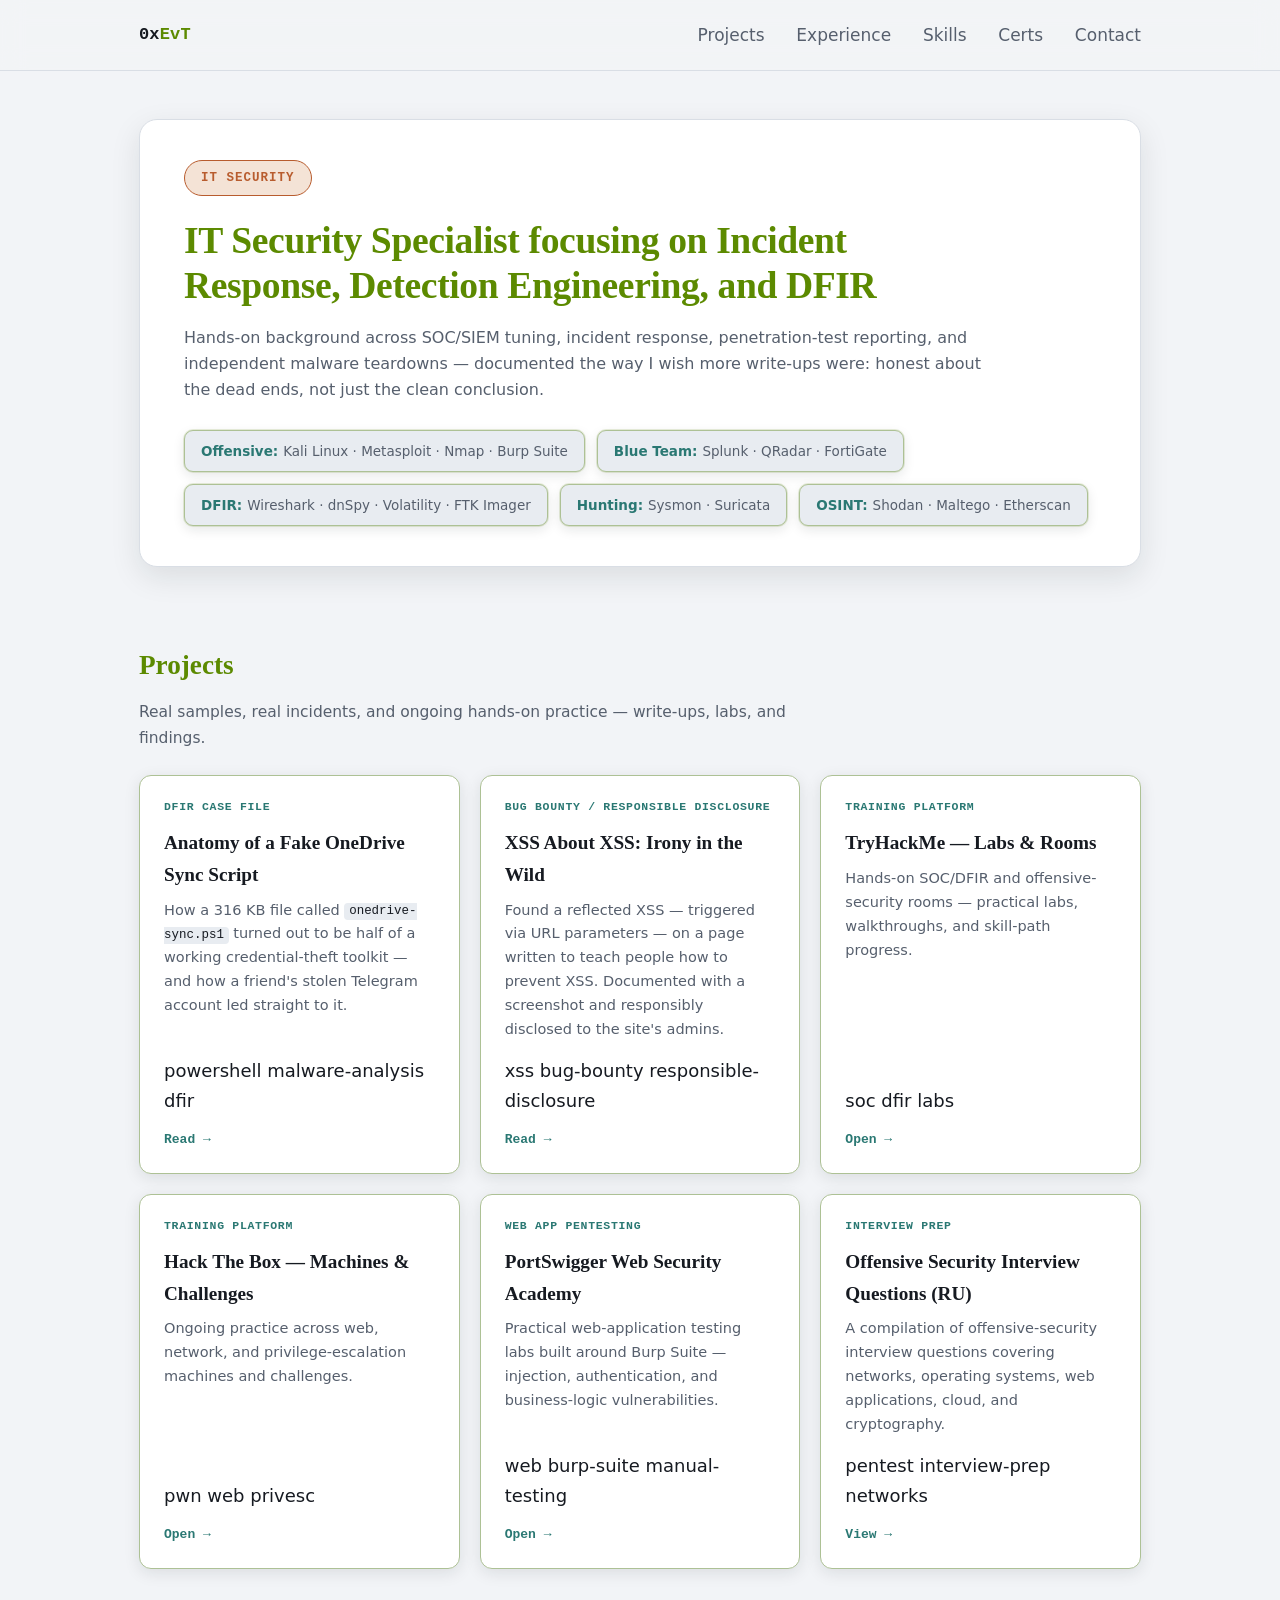
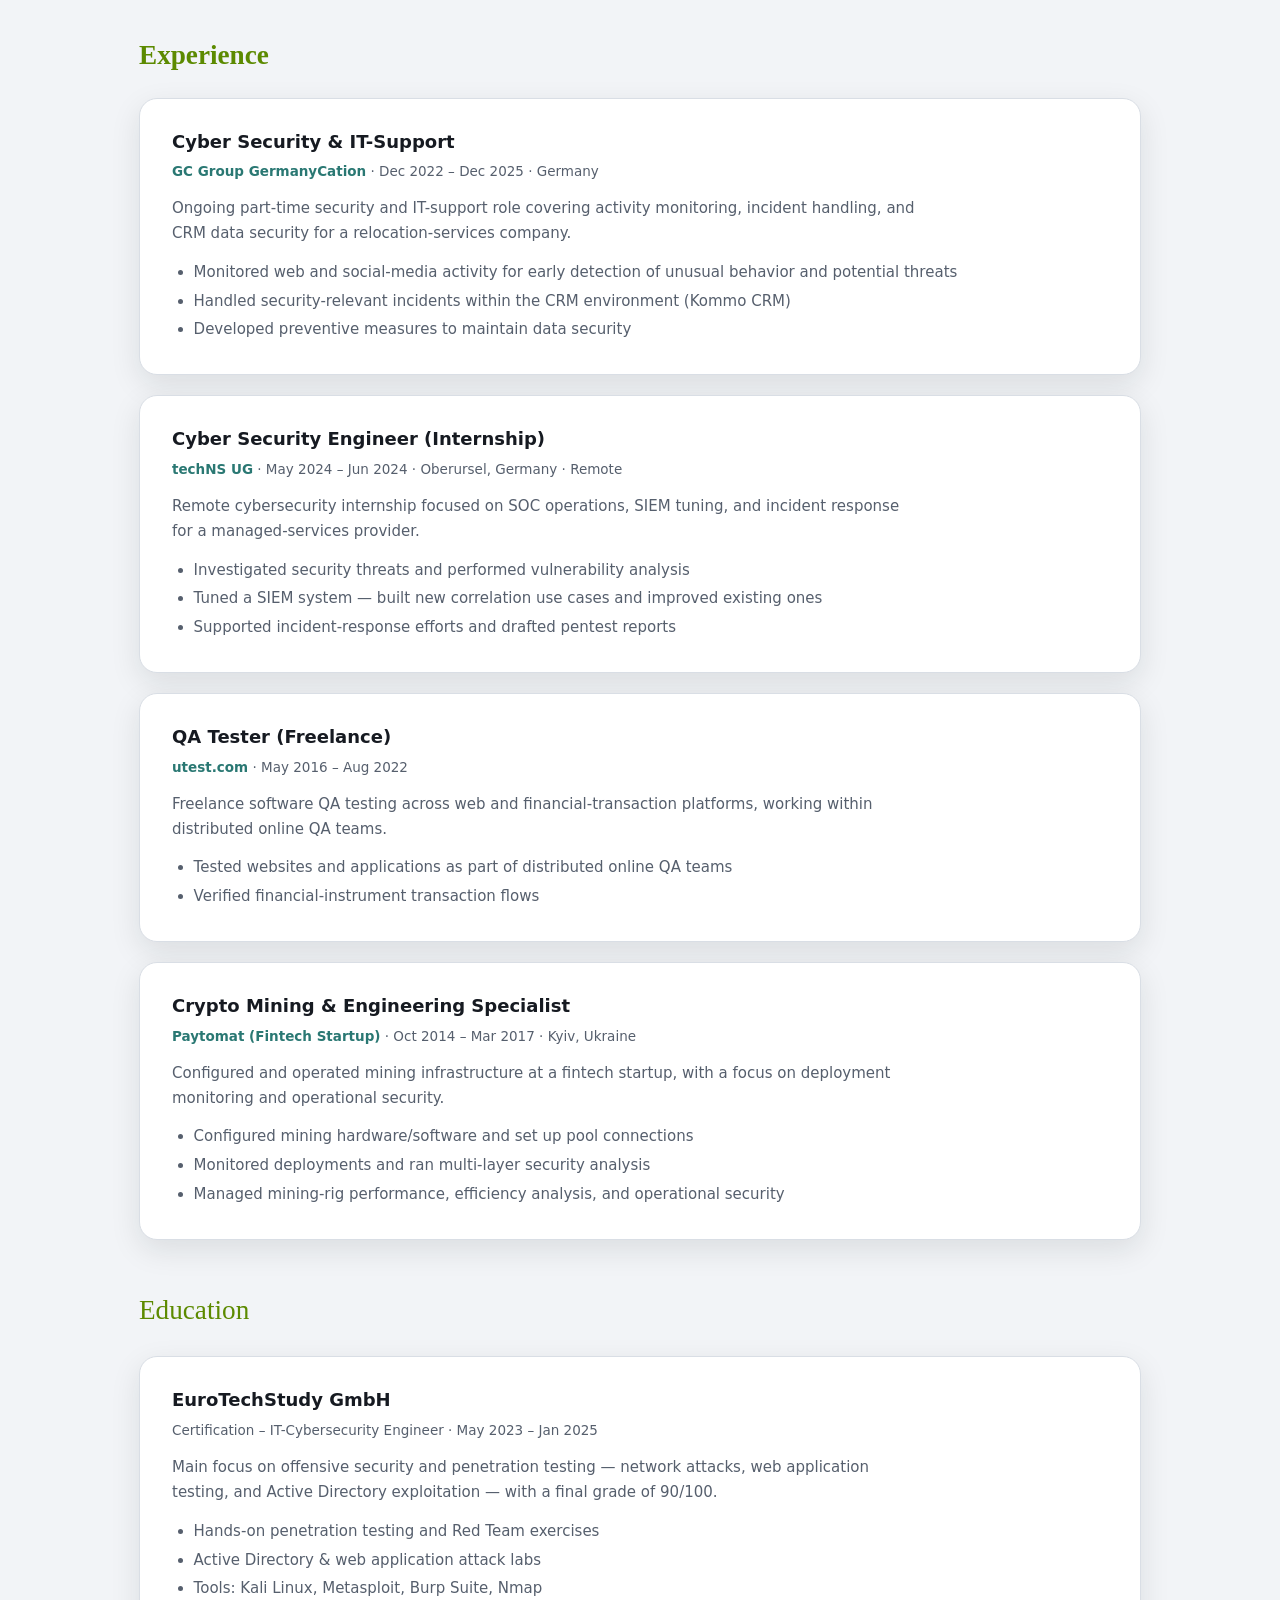
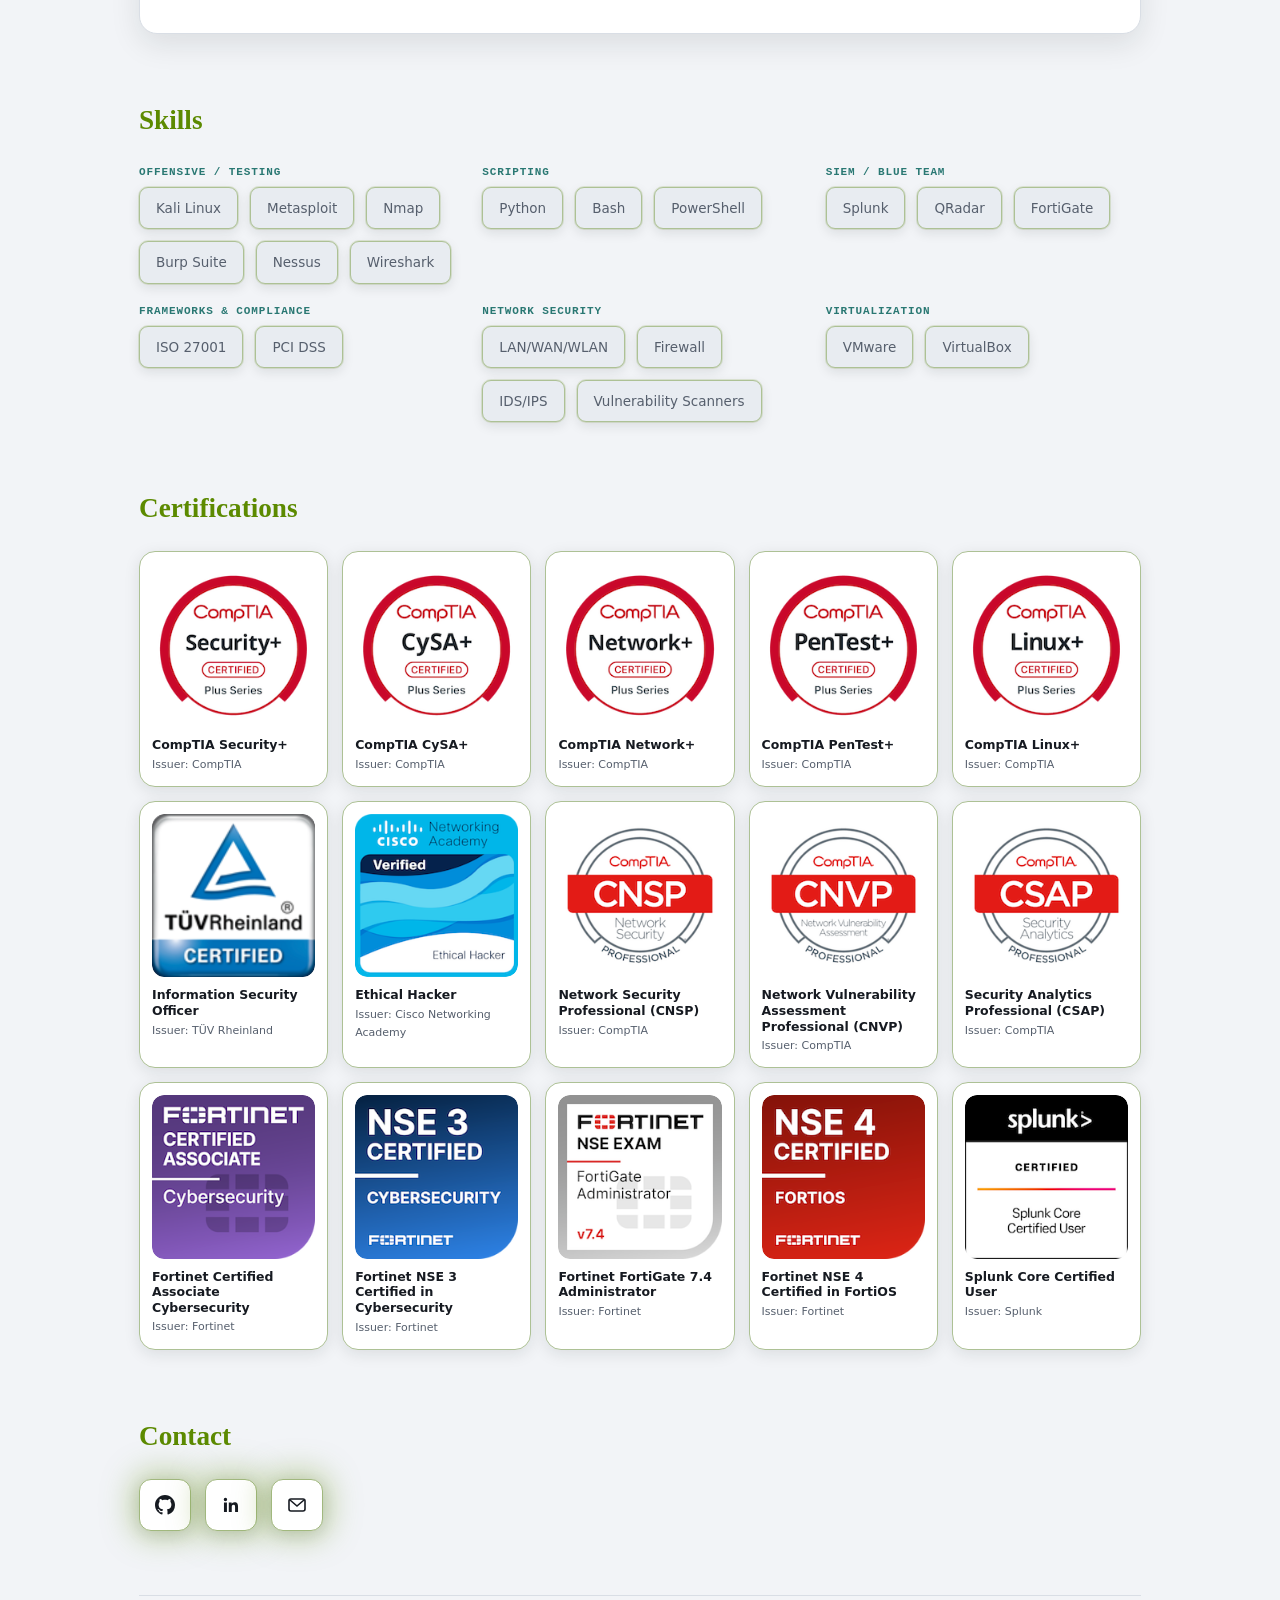
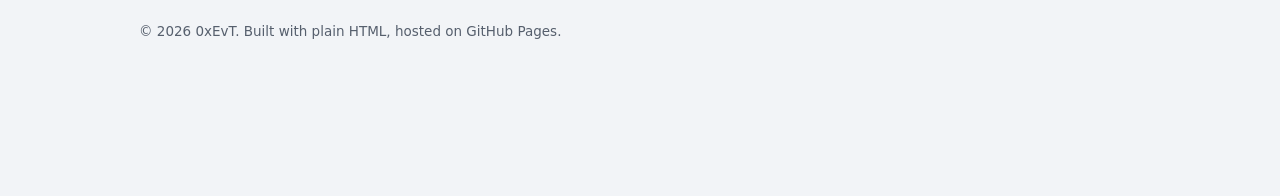
<file: index.html>
<!doctype html>
<html lang="en">
<head>
<meta charset="utf-8">
<meta name="viewport" content="width=device-width, initial-scale=1">
<title>0xEvT — IT Security Specialist</title>
<meta name="description" content="Portfolio — IT Security Specialist focused on SOC operations, malware analysis, and applied pentesting. Projects, experience, certifications, and skills.">
<link rel="icon" href="data:image/svg+xml,%3Csvg xmlns='http://www.w3.org/2000/svg' viewBox='0 0 100 100'%3E%3Ctext y='.9em' font-size='90'%3E%F0%9F%A6%A0%3C/text%3E%3C/svg%3E">
<link rel="stylesheet" href="/assets/style.css">
</head>
<body>

<div class="sticky-nav">
  <header class="site-header wrap">
    <a class="brand" href="/">0x<span>EvT</span></a>
    <nav class="site-nav">
      <a href="#projects">Projects</a>
      <a href="#experience">Experience</a>
      <a href="#skills">Skills</a>
      <a href="#certs">Certs</a>
      <a href="#contact">Contact</a>
    </nav>
  </header>
</div>

<div class="wrap">

  <section class="hero">
    <div class="hero-card">
      <span class="hero-badge">IT Security</span>
      <h1>IT Security Specialist focusing on Incident Response, Detection Engineering, and DFIR</h1>
      <p class="lede">Hands-on background across SOC/SIEM tuning, incident response, penetration-test reporting, and independent malware teardowns &mdash; documented the way I wish more write-ups were: honest about the dead ends, not just the clean conclusion.</p>
      <div class="tool-pills">
        <span class="tool-pill"><b>Offensive:</b> Kali Linux &middot; Metasploit &middot; Nmap &middot; Burp Suite</span>
        <span class="tool-pill"><b>Blue Team:</b> Splunk &middot; QRadar &middot; FortiGate</span>
        <span class="tool-pill"><b>DFIR:</b> Wireshark &middot; dnSpy &middot; Volatility &middot; FTK Imager</span>
        <span class="tool-pill"><b>Hunting:</b> Sysmon &middot; Suricata</span>
        <span class="tool-pill"><b>OSINT:</b> Shodan &middot; Maltego &middot; Etherscan</span>
      </div>
    </div>
  </section>

  <section id="projects">
    <h2>Projects</h2>
    <p class="section-lede">Real samples, real incidents, and ongoing hands-on practice — write-ups, labs, and findings.</p>
    <div class="investigation-grid">

      <a class="investigation-card" href="/posts/anatomy-of-a-fake-onedrive-sync-script.html">
        <div class="category">DFIR Case File</div>
        <h3>Anatomy of a Fake OneDrive Sync Script</h3>
        <p>How a 316&nbsp;KB file called <code>onedrive-sync.ps1</code> turned out to be half of a working credential-theft toolkit &mdash; and how a friend's stolen Telegram account led straight to it.</p>
        <div class="tags">
          <span class="tag">powershell</span>
          <span class="tag">malware-analysis</span>
          <span class="tag">dfir</span>
        </div>
        <span class="cta">Read &rarr;</span>
      </a>

      <a class="investigation-card" href="https://lnkd.in/p/edTXgkzT" target="_blank" rel="noopener">
        <div class="category">Bug Bounty / Responsible Disclosure</div>
        <h3>XSS About XSS: Irony in the Wild</h3>
        <p>Found a reflected XSS &mdash; triggered via URL parameters &mdash; on a page written to teach people how to prevent XSS. Documented with a screenshot and responsibly disclosed to the site's admins.</p>
        <div class="tags">
          <span class="tag">xss</span>
          <span class="tag">bug-bounty</span>
          <span class="tag">responsible-disclosure</span>
        </div>
        <span class="cta">Read &rarr;</span>
      </a>

      <a class="investigation-card" href="https://tryhackme.com/p/InWin" target="_blank" rel="noopener">
        <div class="category">Training Platform</div>
        <h3>TryHackMe — Labs &amp; Rooms</h3>
        <p>Hands-on SOC/DFIR and offensive-security rooms &mdash; practical labs, walkthroughs, and skill-path progress.</p>
        <div class="tags">
          <span class="tag">soc</span>
          <span class="tag">dfir</span>
          <span class="tag">labs</span>
        </div>
        <span class="cta">Open &rarr;</span>
      </a>

      <a class="investigation-card" href="https://profile.hackthebox.com/profile/019fd1e8-3cdb-7213-b640-951eaf2274b7" target="_blank" rel="noopener">
        <div class="category">Training Platform</div>
        <h3>Hack The Box — Machines &amp; Challenges</h3>
        <p>Ongoing practice across web, network, and privilege-escalation machines and challenges.</p>
        <div class="tags">
          <span class="tag">pwn</span>
          <span class="tag">web</span>
          <span class="tag">privesc</span>
        </div>
        <span class="cta">Open &rarr;</span>
      </a>

      <a class="investigation-card" href="https://portswigger.net/web-security" target="_blank" rel="noopener">
        <div class="category">Web App Pentesting</div>
        <h3>PortSwigger Web Security Academy</h3>
        <p>Practical web-application testing labs built around Burp Suite &mdash; injection, authentication, and business-logic vulnerabilities.</p>
        <div class="tags">
          <span class="tag">web</span>
          <span class="tag">burp-suite</span>
          <span class="tag">manual-testing</span>
        </div>
        <span class="cta">Open &rarr;</span>
      </a>

      <a class="investigation-card" href="https://github.com/inwin2023/russian-offensive-security-questions" target="_blank" rel="noopener">
        <div class="category">Interview Prep</div>
        <h3>Offensive Security Interview Questions (RU)</h3>
        <p>A compilation of offensive-security interview questions covering networks, operating systems, web applications, cloud, and cryptography.</p>
        <div class="tags">
          <span class="tag">pentest</span>
          <span class="tag">interview-prep</span>
          <span class="tag">networks</span>
        </div>
        <span class="cta">View &rarr;</span>
      </a>

    </div>
  </section>

  <section id="experience">
    <h2>Experience</h2>
    <div class="job-list">

      <div class="job-entry">
        <span class="job-title">Cyber Security &amp; IT-Support</span>
        <div class="job-meta-line"><span class="job-org">GC Group GermanyCation</span> &middot; Dec 2022 – Dec 2025 &middot; Germany</div>
        <p class="job-summary">Ongoing part-time security and IT-support role covering activity monitoring, incident handling, and CRM data security for a relocation-services company.</p>
        <ul>
          <li>Monitored web and social-media activity for early detection of unusual behavior and potential threats</li>
          <li>Handled security-relevant incidents within the CRM environment (Kommo CRM)</li>
          <li>Developed preventive measures to maintain data security</li>
        </ul>
      </div>

      <div class="job-entry">
        <span class="job-title">Cyber Security Engineer (Internship)</span>
        <div class="job-meta-line"><span class="job-org">techNS UG</span> &middot; May 2024 – Jun 2024 &middot; Oberursel, Germany &middot; Remote</div>
        <p class="job-summary">Remote cybersecurity internship focused on SOC operations, SIEM tuning, and incident response for a managed-services provider.</p>
        <ul>
          <li>Investigated security threats and performed vulnerability analysis</li>
          <li>Tuned a SIEM system — built new correlation use cases and improved existing ones</li>
          <li>Supported incident-response efforts and drafted pentest reports</li>
        </ul>
      </div>

      <div class="job-entry">
        <span class="job-title">QA Tester (Freelance)</span>
        <div class="job-meta-line"><span class="job-org">utest.com</span> &middot; May 2016 – Aug 2022</div>
        <p class="job-summary">Freelance software QA testing across web and financial-transaction platforms, working within distributed online QA teams.</p>
        <ul>
          <li>Tested websites and applications as part of distributed online QA teams</li>
          <li>Verified financial-instrument transaction flows</li>
        </ul>
      </div>

      <div class="job-entry">
        <span class="job-title">Crypto Mining &amp; Engineering Specialist</span>
        <div class="job-meta-line"><span class="job-org">Paytomat (Fintech Startup)</span> &middot; Oct 2014 – Mar 2017 &middot; Kyiv, Ukraine</div>
        <p class="job-summary">Configured and operated mining infrastructure at a fintech startup, with a focus on deployment monitoring and operational security.</p>
        <ul>
          <li>Configured mining hardware/software and set up pool connections</li>
          <li>Monitored deployments and ran multi-layer security analysis</li>
          <li>Managed mining-rig performance, efficiency analysis, and operational security</li>
        </ul>
      </div>

      <div class="subgroup-heading">Education</div>

      <div class="job-entry">
        <span class="job-title">EuroTechStudy GmbH</span>
        <div class="job-meta-line">Certification &ndash; IT-Cybersecurity Engineer &middot; May 2023 – Jan 2025</div>
        <p class="job-summary">Main focus on offensive security and penetration testing &mdash; network attacks, web application testing, and Active Directory exploitation &mdash; with a final grade of 90/100.</p>
        <ul>
          <li>Hands-on penetration testing and Red Team exercises</li>
          <li>Active Directory &amp; web application attack labs</li>
          <li>Tools: Kali Linux, Metasploit, Burp Suite, Nmap</li>
        </ul>
      </div>

    </div>
  </section>

  <section id="skills">
    <h2>Skills</h2>
    <div class="skills-grid">
      <div class="skill-group">
        <div class="group-label">Offensive / Testing</div>
        <div class="tool-pills">
          <span class="tool-pill">Kali Linux</span>
          <span class="tool-pill">Metasploit</span>
          <span class="tool-pill">Nmap</span>
          <span class="tool-pill">Burp Suite</span>
          <span class="tool-pill">Nessus</span>
          <span class="tool-pill">Wireshark</span>
        </div>
      </div>
      <div class="skill-group">
        <div class="group-label">Scripting</div>
        <div class="tool-pills">
          <span class="tool-pill">Python</span>
          <span class="tool-pill">Bash</span>
          <span class="tool-pill">PowerShell</span>
        </div>
      </div>
      <div class="skill-group">
        <div class="group-label">SIEM / Blue Team</div>
        <div class="tool-pills">
          <span class="tool-pill">Splunk</span>
          <span class="tool-pill">QRadar</span>
          <span class="tool-pill">FortiGate</span>
        </div>
      </div>
      <div class="skill-group">
        <div class="group-label">Frameworks &amp; Compliance</div>
        <div class="tool-pills">
          <span class="tool-pill">ISO 27001</span>
          <span class="tool-pill">PCI DSS</span>
        </div>
      </div>
      <div class="skill-group">
        <div class="group-label">Network Security</div>
        <div class="tool-pills">
          <span class="tool-pill">LAN/WAN/WLAN</span>
          <span class="tool-pill">Firewall</span>
          <span class="tool-pill">IDS/IPS</span>
          <span class="tool-pill">Vulnerability Scanners</span>
        </div>
      </div>
      <div class="skill-group">
        <div class="group-label">Virtualization</div>
        <div class="tool-pills">
          <span class="tool-pill">VMware</span>
          <span class="tool-pill">VirtualBox</span>
        </div>
      </div>
    </div>
  </section>

  <section id="certs">
    <h2>Certifications</h2>
    <div class="cert-grid">

      <a class="cert-card" href="https://www.credly.com/badges/bf93e5b6-6738-4d8b-bbef-842210d840ac/public_url" target="_blank" rel="noopener">
        <div class="cert-badge cert-badge-img"><img src="/assets/badges/comptia-security-plus.png" alt="CompTIA Security+ ce Certification"></div>
        <div class="cert-title">CompTIA Security+</div>
        <div class="cert-issuer">Issuer: CompTIA</div>
      </a>

      <a class="cert-card" href="https://www.credly.com/badges/5a2090db-5820-4be1-9502-c2ab94a0b4c9/public_url" target="_blank" rel="noopener">
        <div class="cert-badge cert-badge-img"><img src="/assets/badges/comptia-cysa-plus.png" alt="CompTIA CySA+ ce Certification"></div>
        <div class="cert-title">CompTIA CySA+</div>
        <div class="cert-issuer">Issuer: CompTIA</div>
      </a>

      <a class="cert-card" href="https://www.credly.com/badges/ac779601-d9ad-4d5a-b1d6-53b8a9b3892c/public_url" target="_blank" rel="noopener">
        <div class="cert-badge cert-badge-img"><img src="/assets/badges/comptia-network-plus.png" alt="CompTIA Network+ ce Certification"></div>
        <div class="cert-title">CompTIA Network+</div>
        <div class="cert-issuer">Issuer: CompTIA</div>
      </a>

      <a class="cert-card" href="https://www.credly.com/badges/fabd694e-6544-47f2-9b10-23509691984f/public_url" target="_blank" rel="noopener">
        <div class="cert-badge cert-badge-img"><img src="/assets/badges/comptia-pentest-plus.png" alt="CompTIA PenTest+ ce Certification"></div>
        <div class="cert-title">CompTIA PenTest+</div>
        <div class="cert-issuer">Issuer: CompTIA</div>
      </a>

      <a class="cert-card" href="https://www.credly.com/badges/d277acde-83e1-40c7-be02-b7717e0cdb73/public_url" target="_blank" rel="noopener">
        <div class="cert-badge cert-badge-img"><img src="/assets/badges/comptia-linux-plus.png" alt="CompTIA Linux+ ce Certification"></div>
        <div class="cert-title">CompTIA Linux+</div>
        <div class="cert-issuer">Issuer: CompTIA</div>
      </a>

      <a class="cert-card" href="https://www.certipedia.com/quality_marks/0000085735?locale=en" target="_blank" rel="noopener">
        <div class="cert-badge cert-badge-img"><img src="/assets/badges/tuv-rheinland.png" alt="TÜV Rheinland Certified"></div>
        <div class="cert-title">Information Security Officer</div>
        <div class="cert-issuer">Issuer: TÜV Rheinland</div>
      </a>

      <a class="cert-card" href="https://www.credly.com/badges/b4910799-a010-491c-a703-971b802cc8e7/public_url" target="_blank" rel="noopener">
        <div class="cert-badge cert-badge-img"><img src="/assets/badges/ethical-hacker.png" alt="Ethical Hacker"></div>
        <div class="cert-title">Ethical Hacker</div>
        <div class="cert-issuer">Issuer: Cisco Networking Academy</div>
      </a>

      <a class="cert-card" href="https://www.credly.com/badges/a3440449-a5ed-4aa1-a827-6ccbe49d3ddb/public_url" target="_blank" rel="noopener">
        <div class="cert-badge cert-badge-img"><img src="/assets/badges/comptia-cnsp.png" alt="CompTIA Network Security Professional (CNSP) Stackable Certification"></div>
        <div class="cert-title">Network Security Professional (CNSP)</div>
        <div class="cert-issuer">Issuer: CompTIA</div>
      </a>

      <a class="cert-card" href="https://www.credly.com/badges/4c3fa5f7-4311-47fe-9222-127aa1302b17/public_url" target="_blank" rel="noopener">
        <div class="cert-badge cert-badge-img"><img src="/assets/badges/comptia-cnvp.png" alt="CompTIA Network Vulnerability Assessment Professional (CNVP) Stackable Certification"></div>
        <div class="cert-title">Network Vulnerability Assessment Professional (CNVP)</div>
        <div class="cert-issuer">Issuer: CompTIA</div>
      </a>

      <a class="cert-card" href="https://www.credly.com/badges/8049cf54-a96b-4f89-be8a-ed2ca46a7065/public_url" target="_blank" rel="noopener">
        <div class="cert-badge cert-badge-img"><img src="/assets/badges/comptia-csap.png" alt="CompTIA Security Analytics Professional (CSAP) Stackable Certification"></div>
        <div class="cert-title">Security Analytics Professional (CSAP)</div>
        <div class="cert-issuer">Issuer: CompTIA</div>
      </a>

      <a class="cert-card" href="https://www.credly.com/badges/8e2b9e82-31da-4bca-9411-c5f8219a413a/public_url" target="_blank" rel="noopener">
        <div class="cert-badge cert-badge-img"><img src="/assets/badges/fortinet-certified-associate.png" alt="Fortinet Certified Associate Cybersecurity"></div>
        <div class="cert-title">Fortinet Certified Associate Cybersecurity</div>
        <div class="cert-issuer">Issuer: Fortinet</div>
      </a>

      <a class="cert-card" href="https://www.credly.com/badges/13985b6e-8d64-478a-87ad-e1b6a4ca3249/public_url" target="_blank" rel="noopener">
        <div class="cert-badge cert-badge-img"><img src="/assets/badges/fortinet-nse3.png" alt="Fortinet NSE 3 Certified in Cybersecurity"></div>
        <div class="cert-title">Fortinet NSE 3 Certified in Cybersecurity</div>
        <div class="cert-issuer">Issuer: Fortinet</div>
      </a>

      <a class="cert-card" href="https://www.credly.com/badges/7edfcaf4-da78-4e93-8f4d-ff659202764e/public_url" target="_blank" rel="noopener">
        <div class="cert-badge cert-badge-img"><img src="/assets/badges/fortinet-fortigate-7-4.png" alt="Fortinet FortiGate 7.4 Administrator"></div>
        <div class="cert-title">Fortinet FortiGate 7.4 Administrator</div>
        <div class="cert-issuer">Issuer: Fortinet</div>
      </a>

      <a class="cert-card" href="https://www.credly.com/badges/e6b365a2-eaa3-4f22-b417-6a2508be4477/public_url" target="_blank" rel="noopener">
        <div class="cert-badge cert-badge-img"><img src="/assets/badges/fortinet-nse4.png" alt="Fortinet NSE 4 Certified in FortiOS"></div>
        <div class="cert-title">Fortinet NSE 4 Certified in FortiOS</div>
        <div class="cert-issuer">Issuer: Fortinet</div>
      </a>

      <a class="cert-card" href="https://www.credly.com/badges/07b14246-436d-4538-97b6-6046a997be59/public_url" target="_blank" rel="noopener">
        <div class="cert-badge cert-badge-img"><img src="/assets/badges/splunk-core-certified-user.png" alt="Splunk Core Certified User"></div>
        <div class="cert-title">Splunk Core Certified User</div>
        <div class="cert-issuer">Issuer: Splunk</div>
      </a>

    </div>
  </section>

  <section id="contact">
    <h2>Contact</h2>
    <div class="contact-icons">
      <a class="contact-icon" href="https://github.com/0xEvT" target="_blank" rel="noopener" aria-label="GitHub">
        <svg viewBox="0 0 16 16" width="20" height="20" fill="currentColor" aria-hidden="true"><path d="M8 0C3.58 0 0 3.58 0 8c0 3.54 2.29 6.53 5.47 7.59.4.07.55-.17.55-.38 0-.19-.01-.82-.01-1.49-2.01.37-2.53-.49-2.69-.94-.09-.23-.48-.94-.82-1.13-.28-.15-.68-.52-.01-.53.63-.01 1.08.58 1.23.82.72 1.21 1.87.87 2.33.66.07-.52.28-.87.51-1.07-1.78-.2-3.64-.89-3.64-3.95 0-.87.31-1.59.82-2.15-.08-.2-.36-1.02.08-2.12 0 0 .67-.21 2.2.82.64-.18 1.32-.27 2-.27.68 0 1.36.09 2 .27 1.53-1.04 2.2-.82 2.2-.82.44 1.1.16 1.92.08 2.12.51.56.82 1.27.82 2.15 0 3.07-1.87 3.75-3.65 3.95.29.25.54.73.54 1.48 0 1.07-.01 1.93-.01 2.2 0 .21.15.46.55.38A8.01 8.01 0 0016 8c0-4.42-3.58-8-8-8z"/></svg>
      </a>
      <a class="contact-icon" href="https://www.linkedin.com/in/evgenii-trembach-22375a258" target="_blank" rel="noopener" aria-label="LinkedIn">
        <svg viewBox="0 0 24 24" width="20" height="20" fill="currentColor" aria-hidden="true"><path d="M20.45 20.45h-3.55v-5.57c0-1.33-.02-3.04-1.85-3.04-1.85 0-2.14 1.45-2.14 2.94v5.67H9.36V9h3.41v1.56h.05c.47-.9 1.63-1.85 3.36-1.85 3.59 0 4.25 2.36 4.25 5.44v6.3zM5.34 7.43a2.06 2.06 0 110-4.12 2.06 2.06 0 010 4.12zM7.12 20.45H3.56V9h3.56v11.45z"/></svg>
      </a>
      <a class="contact-icon" href="mailto:it-sec@office-dateien.de" aria-label="Email">
        <svg viewBox="0 0 20 20" width="20" height="20" fill="none" stroke="currentColor" stroke-width="1.6" aria-hidden="true"><rect x="2" y="4" width="16" height="12" rx="2"/><path d="M3 5l7 6 7-6"/></svg>
      </a>
    </div>
    <!-- Resume download temporarily disabled while the PDF is being reworked -->
    <!-- <a class="resume-btn" href="/assets/0xEvT-resume.pdf" target="_blank" rel="noopener">Download Resume</a> -->
  </section>

  <footer class="site-footer">
    <p>&copy; 2026 0xEvT. Built with plain HTML, hosted on GitHub Pages.</p>
  </footer>

</div>

</body>
</html>
</file>
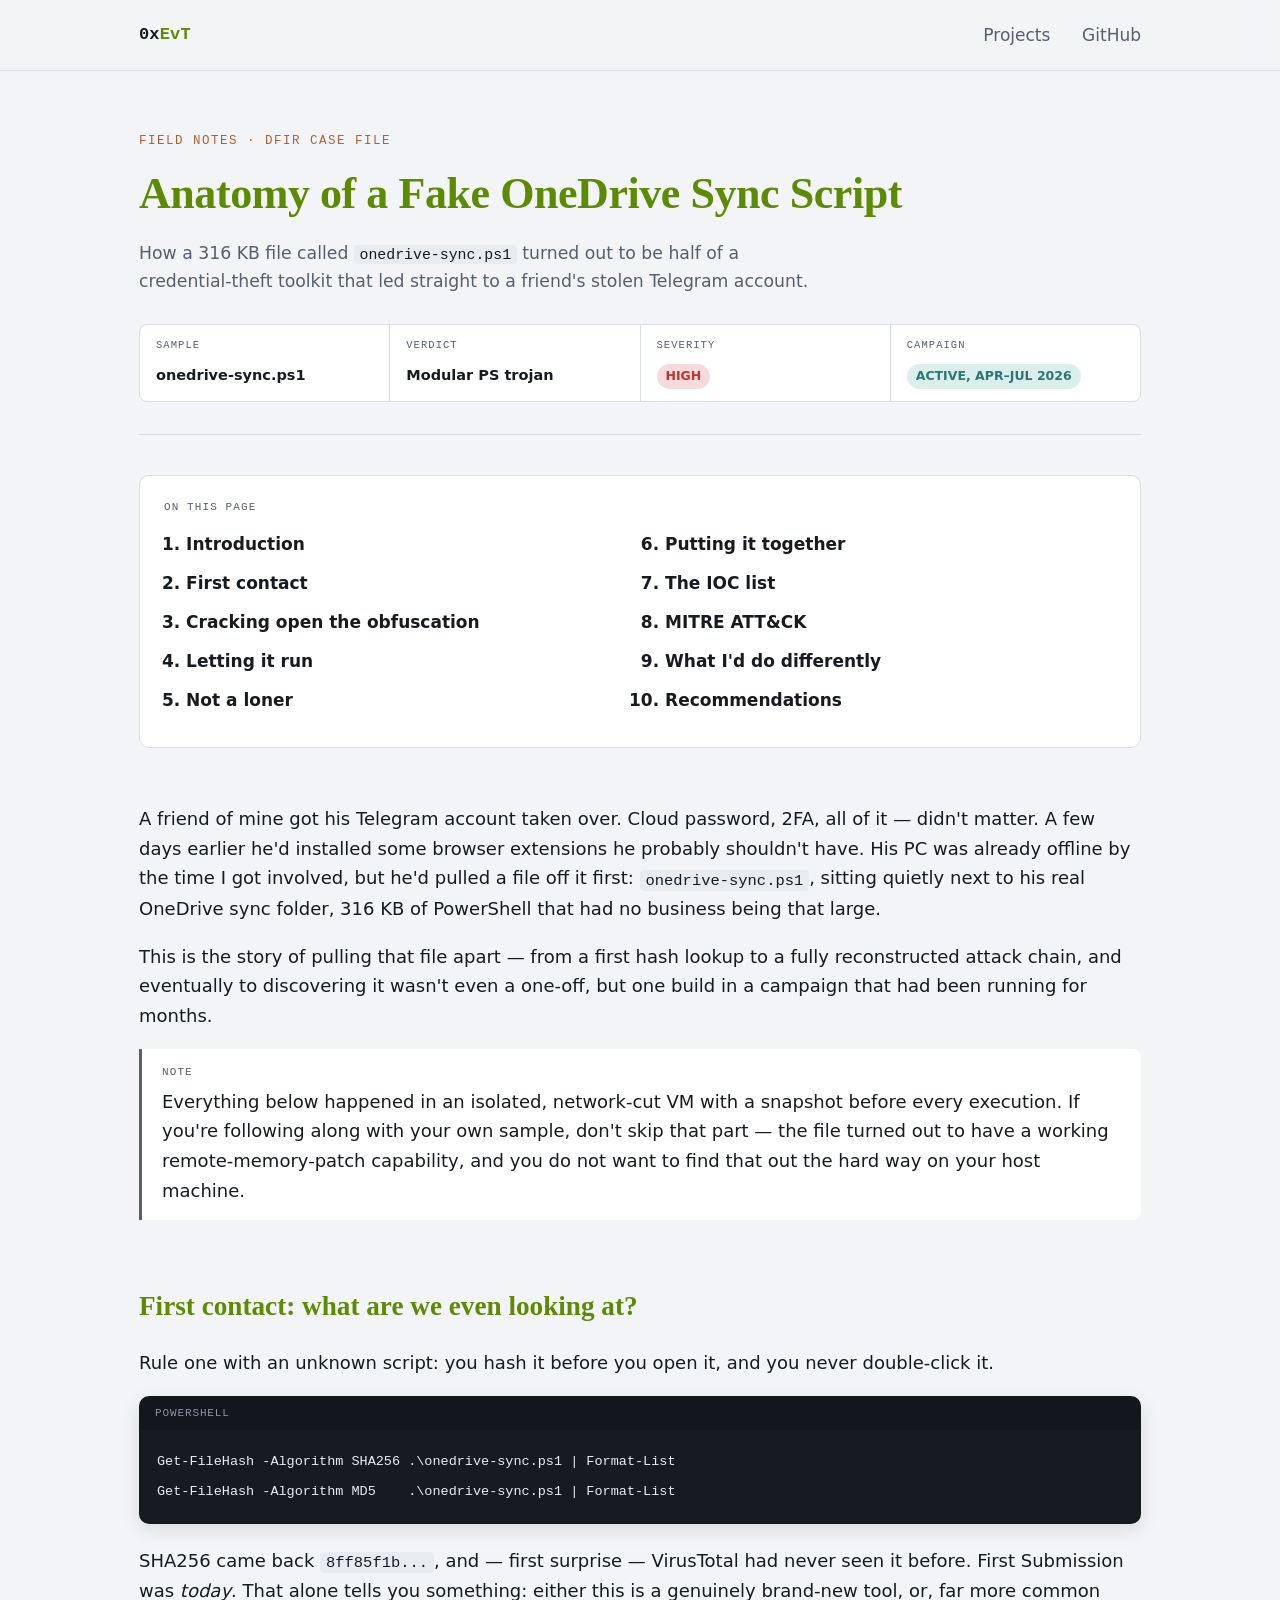
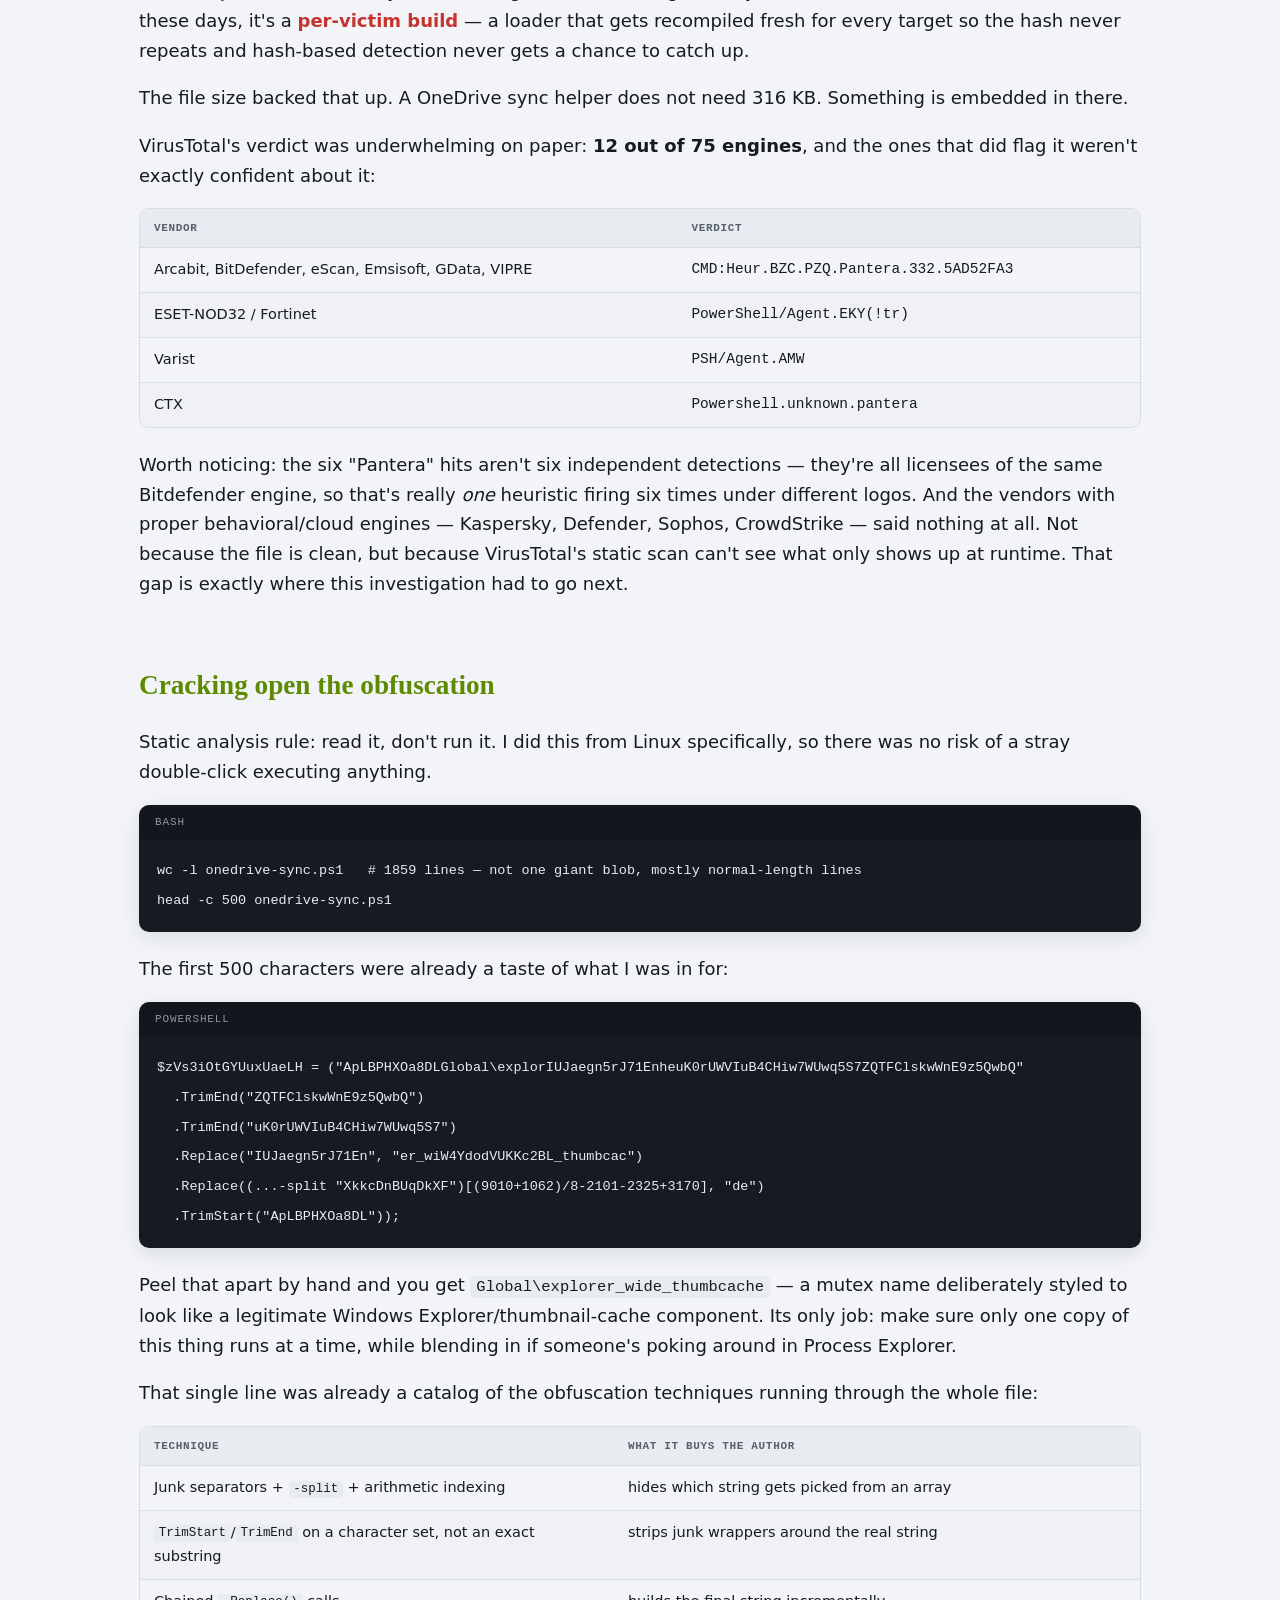
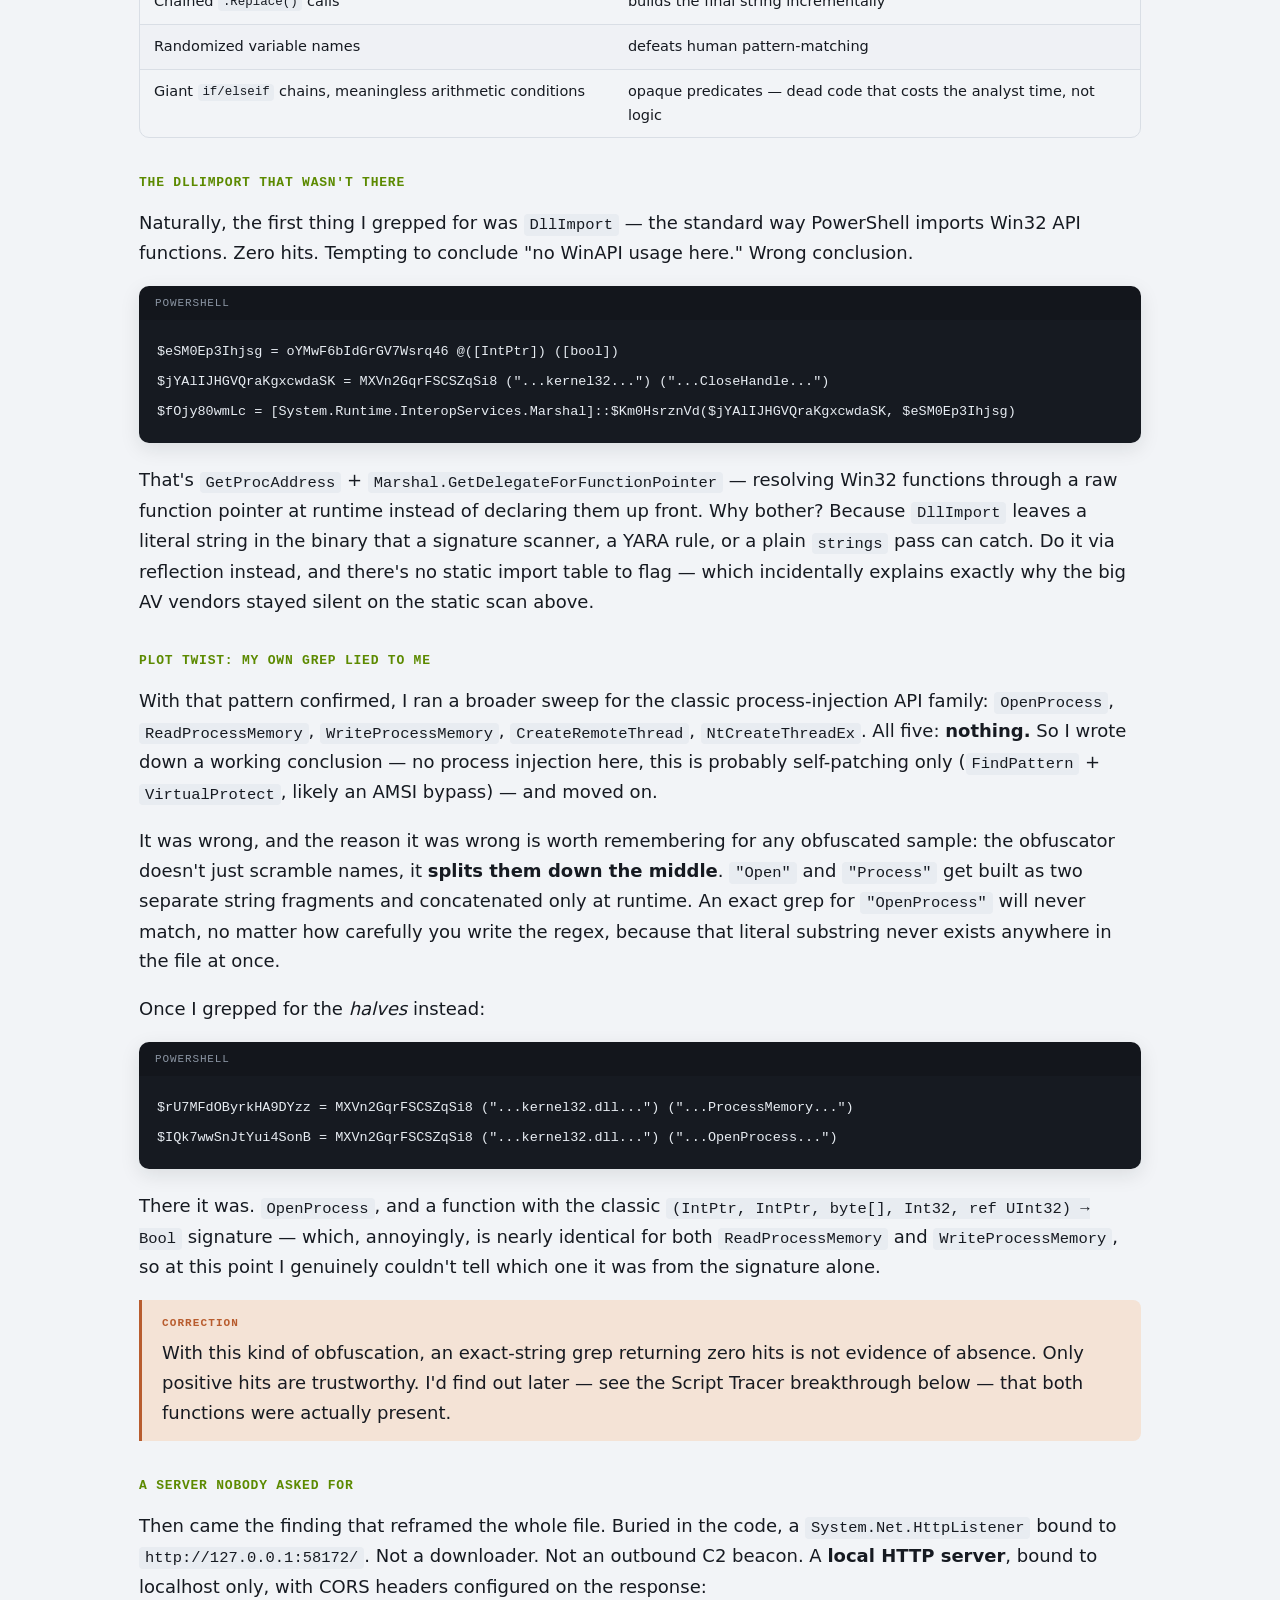
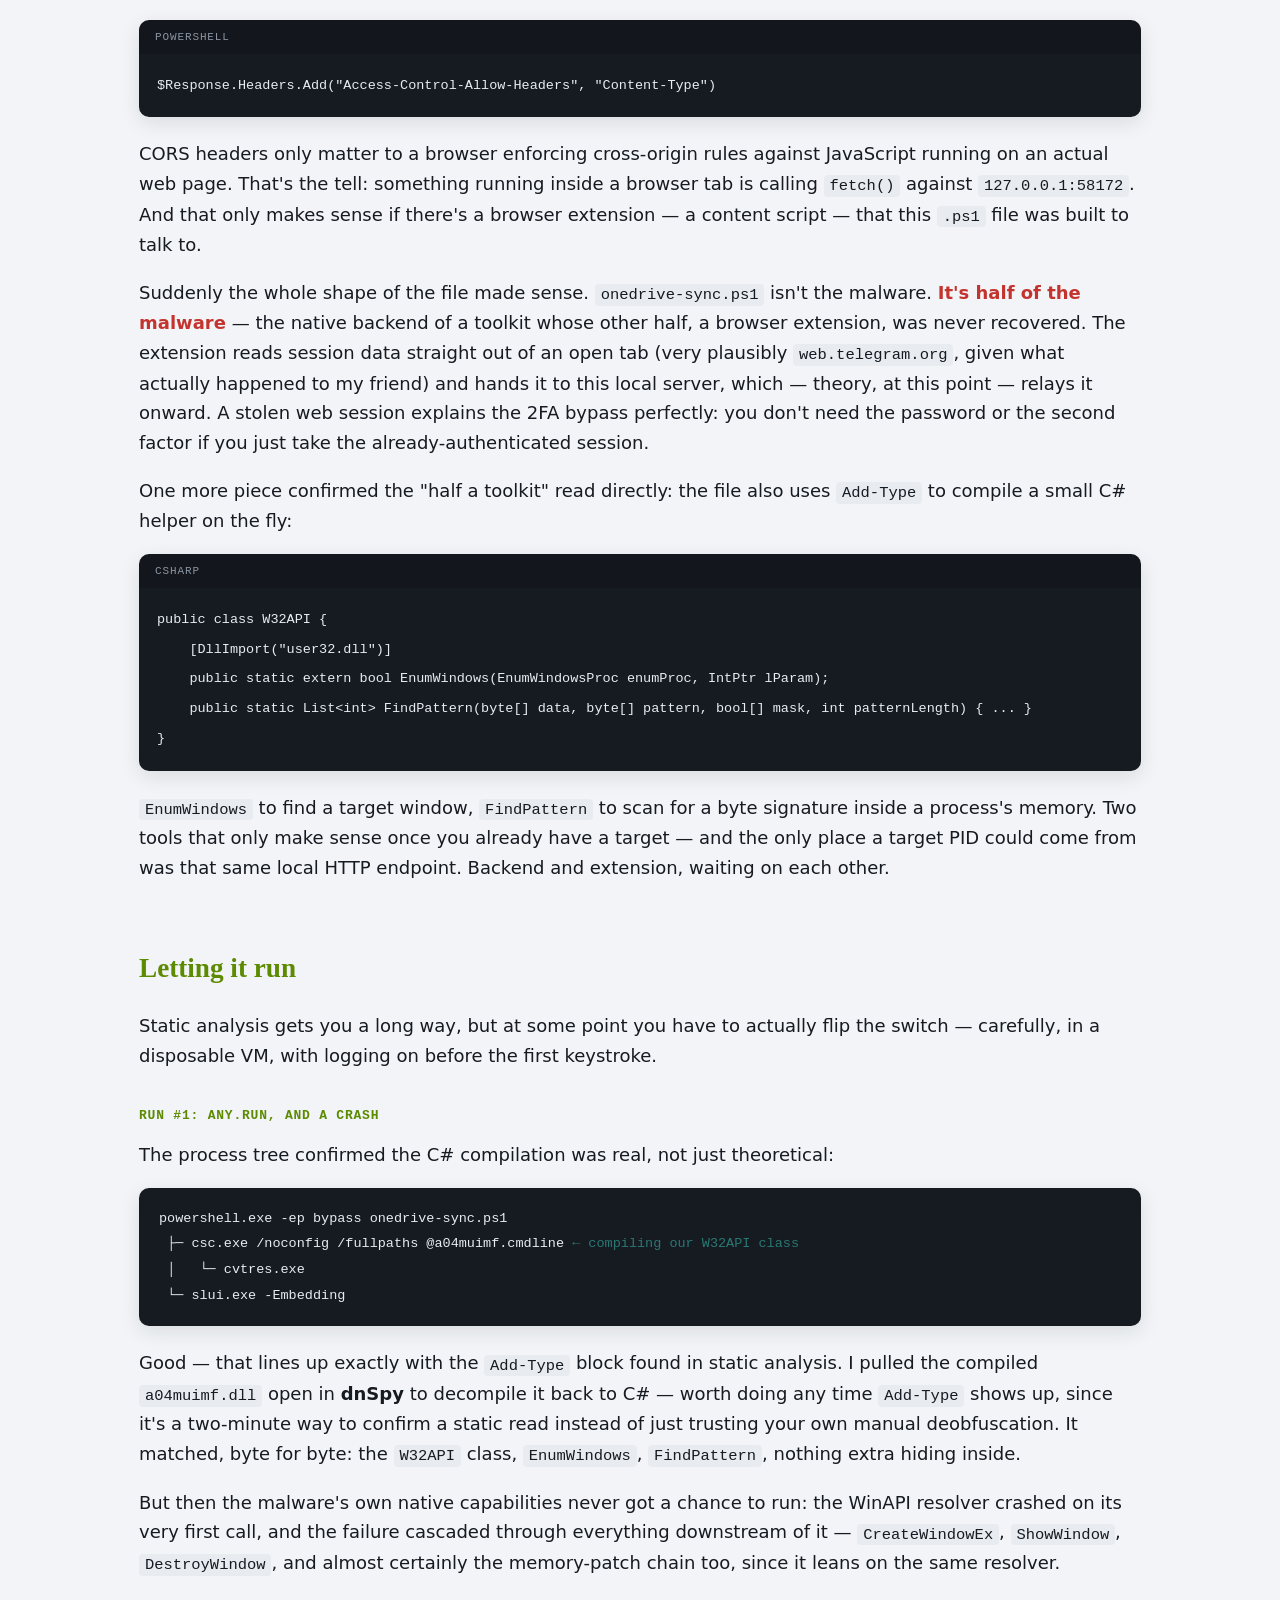
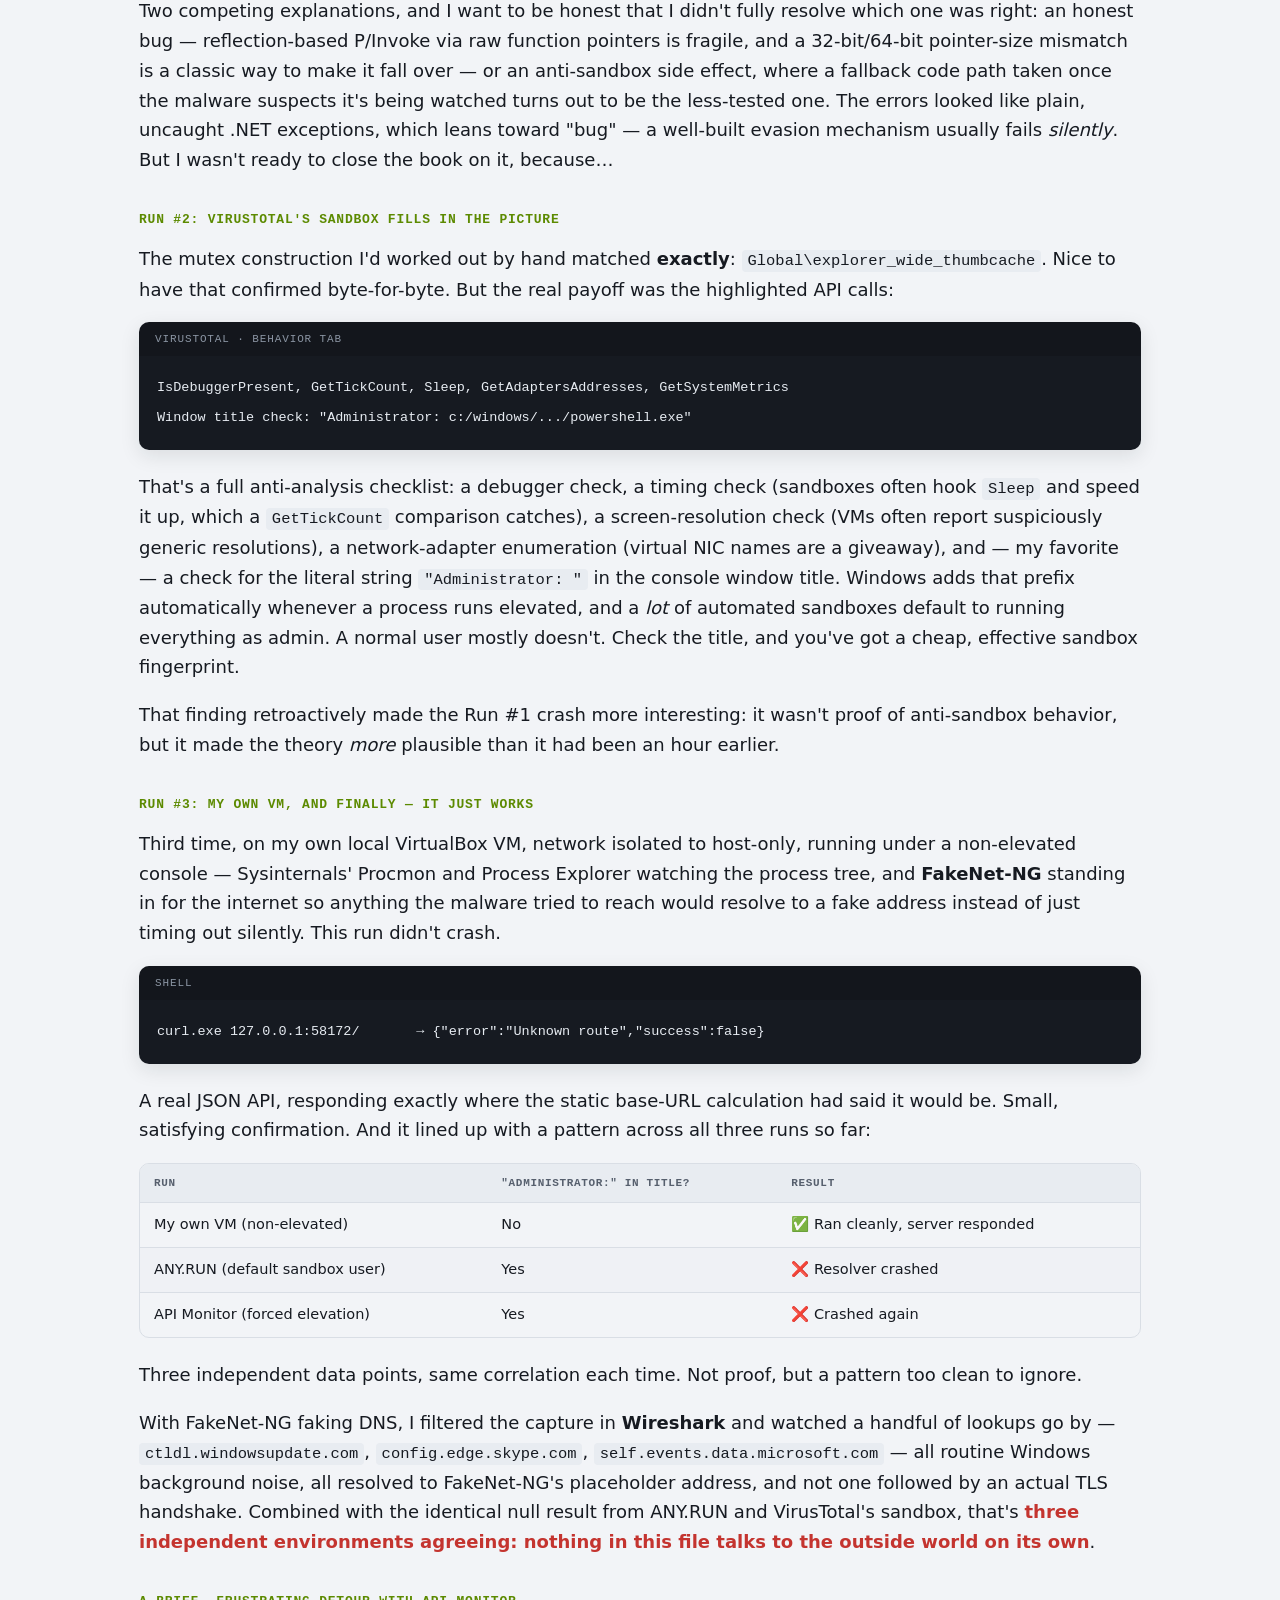
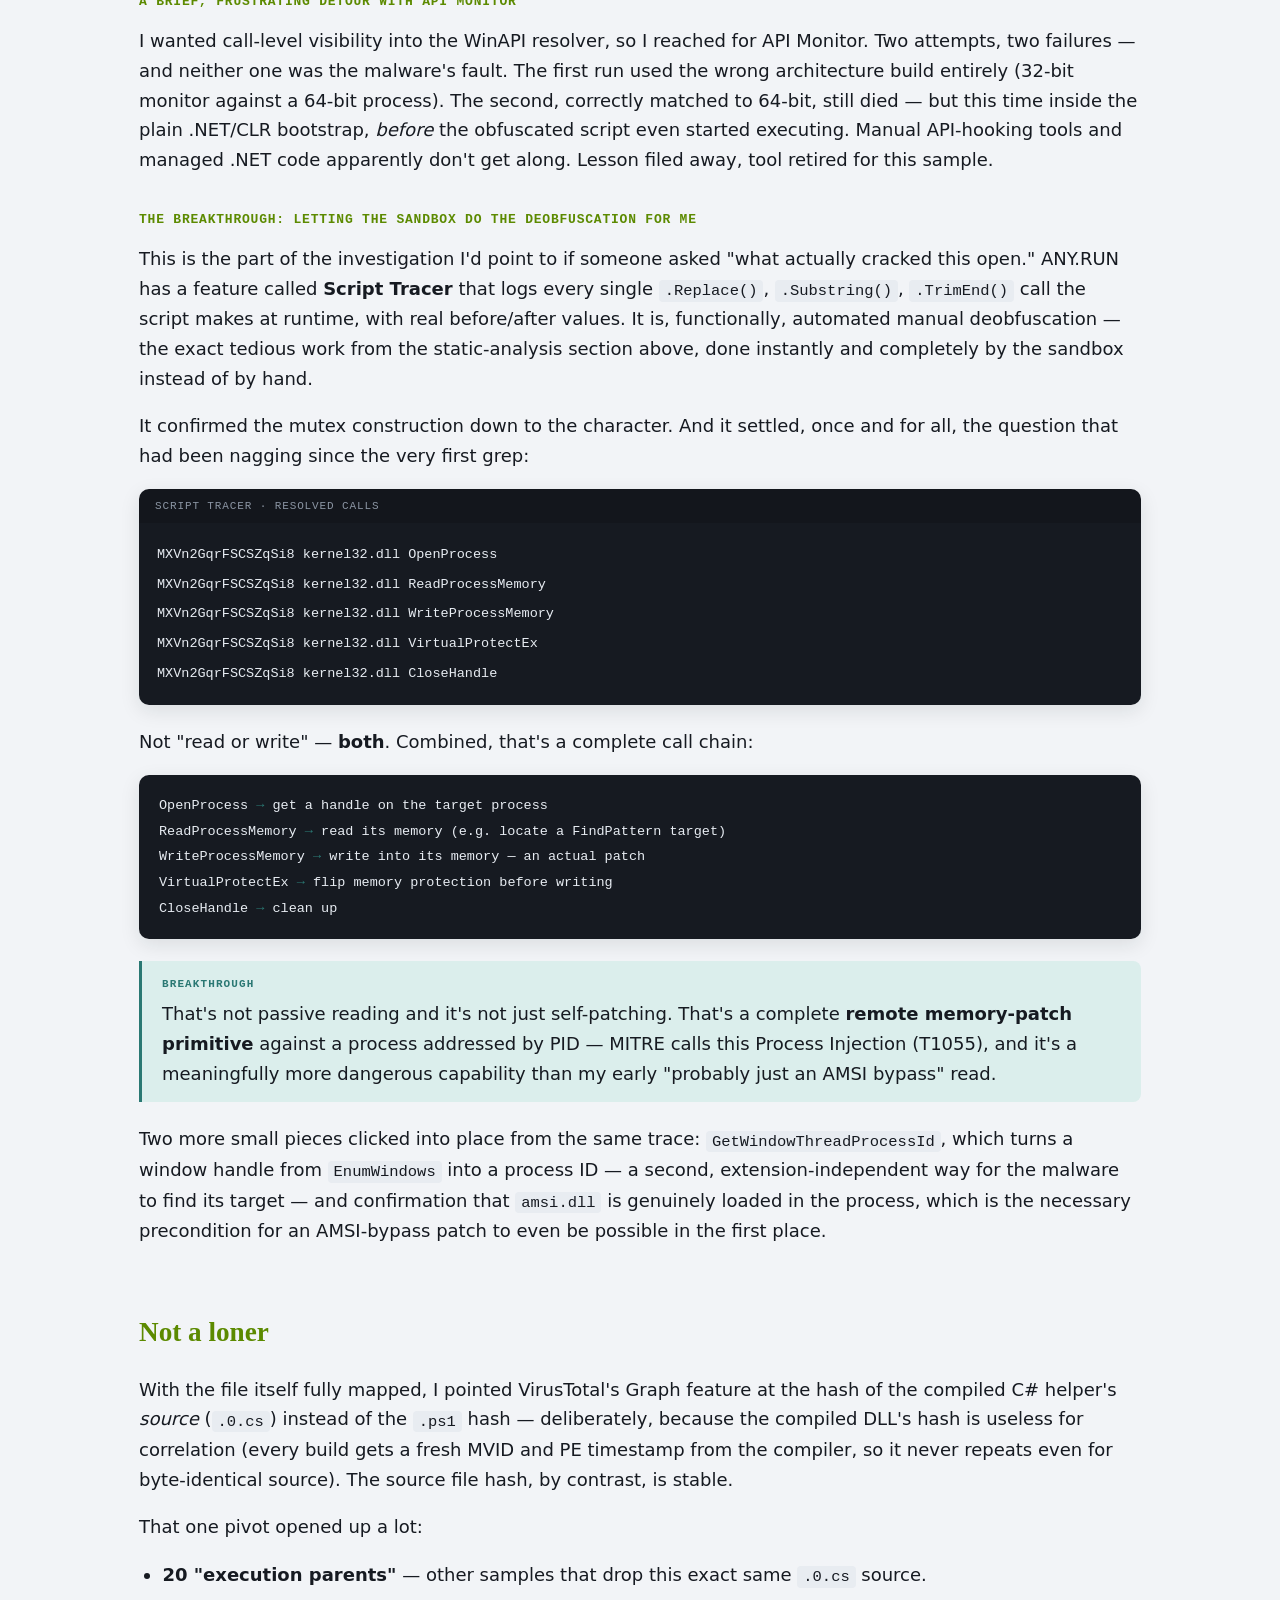
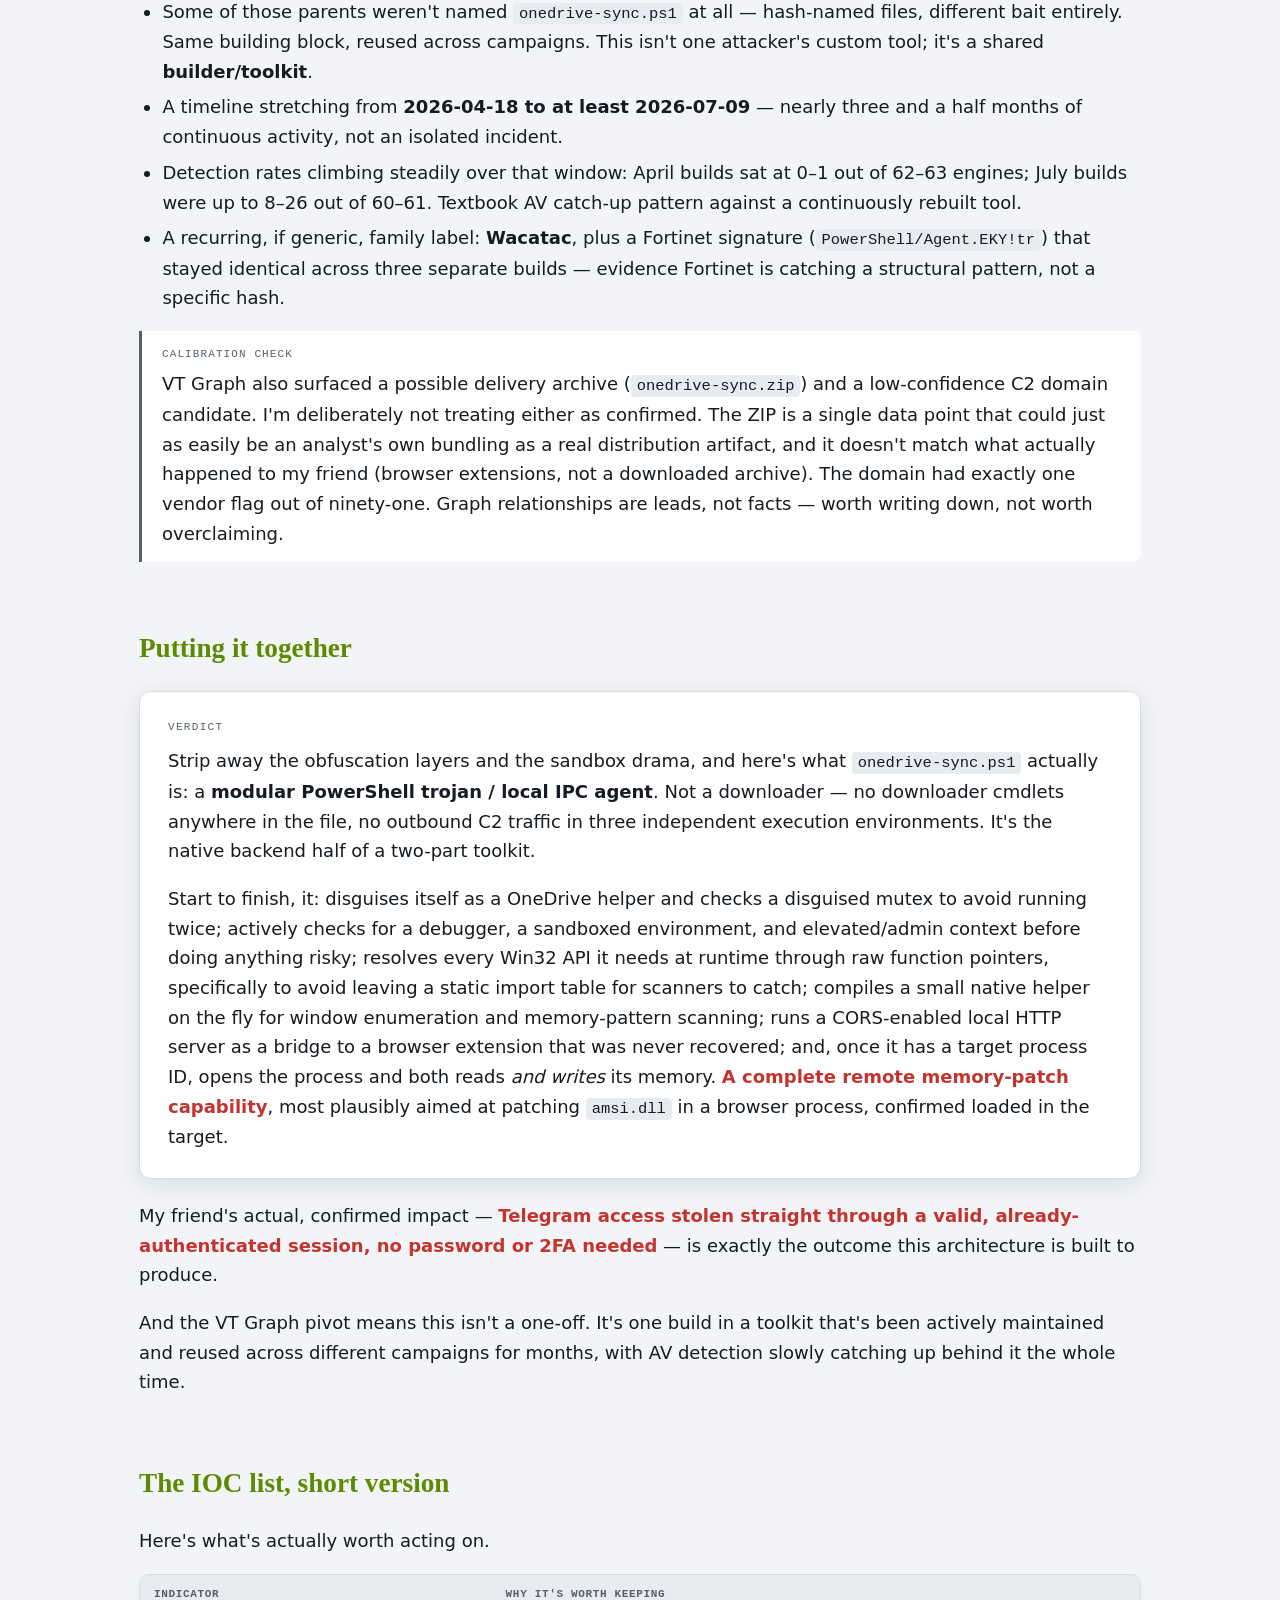
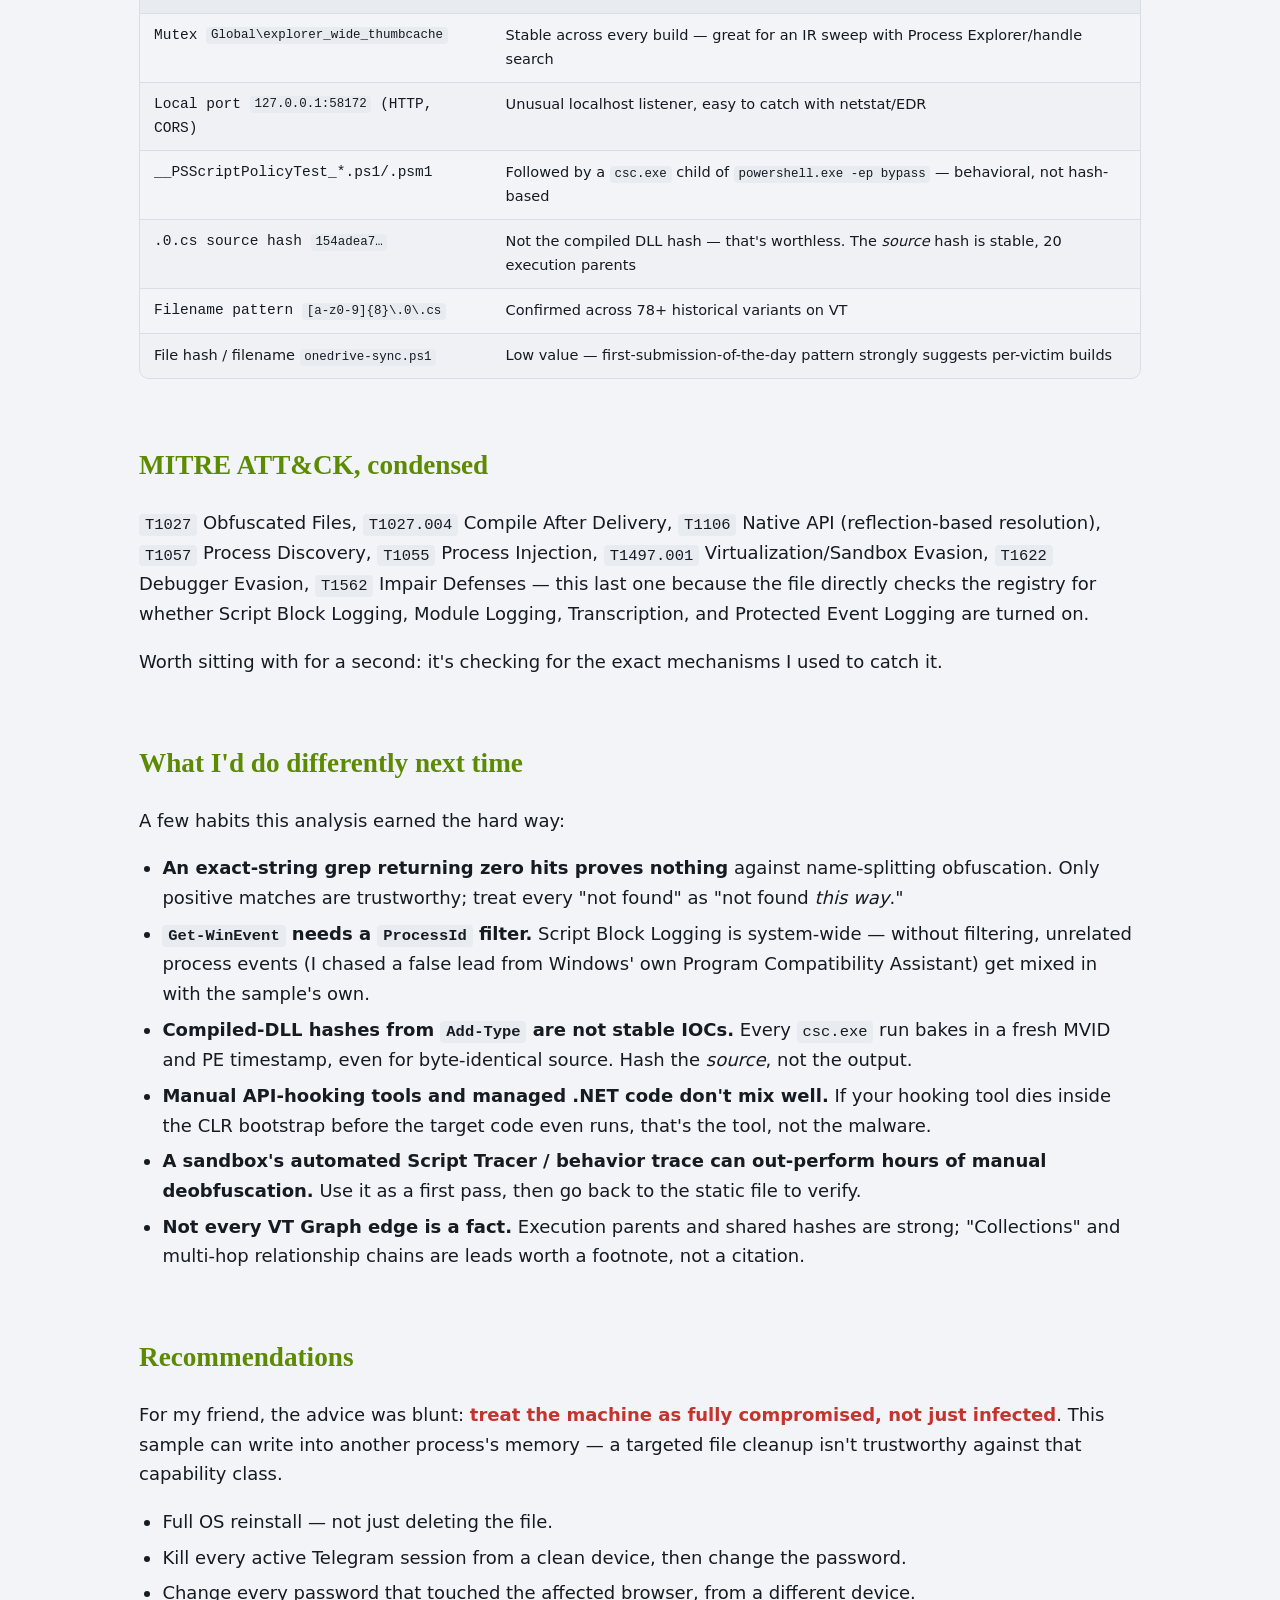
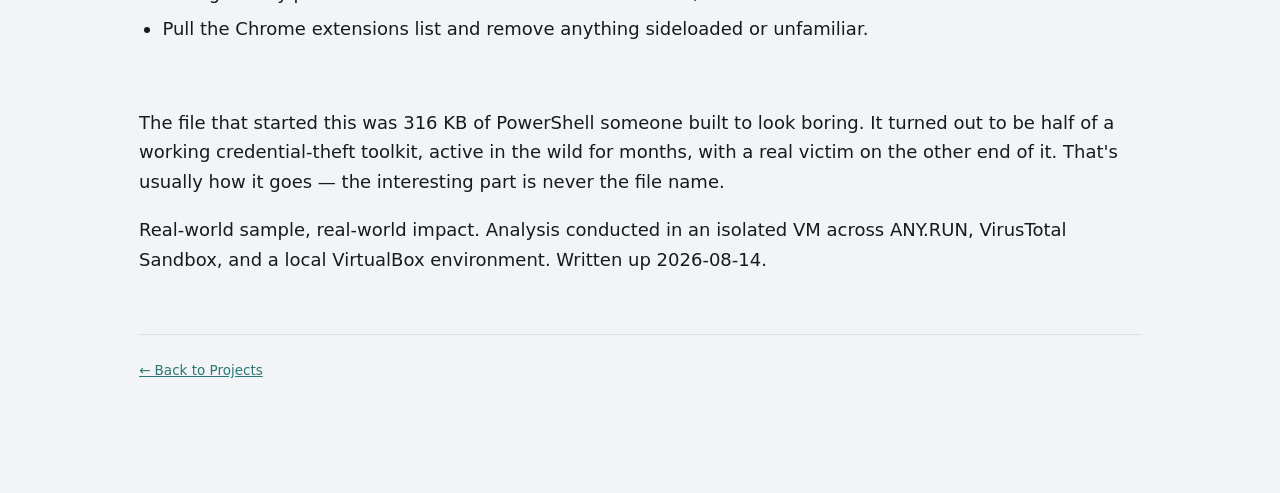
<file: posts/anatomy-of-a-fake-onedrive-sync-script.html>
<!doctype html>
<html lang="en">
<head>
<meta charset="utf-8">
<meta name="viewport" content="width=device-width, initial-scale=1">
<title>Anatomy of a Fake OneDrive Sync Script — 0xEvT</title>
<meta name="description" content="How a 316 KB file called onedrive-sync.ps1 turned out to be half of a working credential-theft toolkit — and how a friend's stolen Telegram account led straight to it.">
<link rel="icon" href="data:image/svg+xml,%3Csvg xmlns='http://www.w3.org/2000/svg' viewBox='0 0 100 100'%3E%3Ctext y='.9em' font-size='90'%3E%F0%9F%A6%A0%3C/text%3E%3C/svg%3E">
<link rel="stylesheet" href="/assets/style.css">
</head>
<body>

<div id="progress"></div>

<div class="sticky-nav">
  <header class="site-header wrap">
    <a class="brand" href="/">0x<span>EvT</span></a>
    <nav class="site-nav">
      <a href="/#projects">Projects</a>
      <a href="https://github.com/0xEvT" target="_blank" rel="noopener">GitHub</a>
    </nav>
  </header>
</div>

<div class="wrap">

  <header class="hero">
    <p class="kicker">Field notes &middot; DFIR case file</p>
    <h1>Anatomy of a Fake OneDrive Sync Script</h1>
    <p class="dek">How a 316&nbsp;KB file called <code>onedrive-sync.ps1</code> turned out to be half of a credential-theft toolkit that led straight to a friend's stolen Telegram account.</p>
    <div class="dossier">
      <div><span class="label">Sample</span><span class="value mono">onedrive-sync.ps1</span></div>
      <div><span class="label">Verdict</span><span class="value">Modular PS trojan</span></div>
      <div><span class="label">Severity</span><span class="pill high">HIGH</span></div>
      <div><span class="label">Campaign</span><span class="pill confirmed">ACTIVE, APR&ndash;JUL 2026</span></div>
    </div>
  </header>

  <nav class="toc" aria-label="Table of contents">
    <p class="label">On this page</p>
    <ol>
      <li><a href="#intro">Introduction</a></li>
      <li><a href="#first-contact">First contact</a></li>
      <li><a href="#obfuscation">Cracking open the obfuscation</a></li>
      <li><a href="#dynamic">Letting it run</a></li>
      <li><a href="#not-alone">Not a loner</a></li>
      <li><a href="#verdict">Putting it together</a></li>
      <li><a href="#iocs">The IOC list</a></li>
      <li><a href="#mitre">MITRE ATT&amp;CK</a></li>
      <li><a href="#lessons">What I'd do differently</a></li>
      <li><a href="#recs">Recommendations</a></li>
    </ol>
  </nav>

  <main>

    <section id="intro">
      <p>A friend of mine got his Telegram account taken over. Cloud password, 2FA, all of it &mdash; didn't matter. A few days earlier he'd installed some browser extensions he probably shouldn't have. His PC was already offline by the time I got involved, but he'd pulled a file off it first: <code>onedrive-sync.ps1</code>, sitting quietly next to his real OneDrive sync folder, 316&nbsp;KB of PowerShell that had no business being that large.</p>
      <p>This is the story of pulling that file apart &mdash; from a first hash lookup to a fully reconstructed attack chain, and eventually to discovering it wasn't even a one-off, but one build in a campaign that had been running for months.</p>
      <div class="note">
        <span class="tag">Note</span>
        <p>Everything below happened in an isolated, network-cut VM with a snapshot before every execution. If you're following along with your own sample, don't skip that part &mdash; the file turned out to have a working remote-memory-patch capability, and you do not want to find that out the hard way on your host machine.</p>
      </div>
    </section>

    <section id="first-contact">
      <h2>First contact: what are we even looking at?</h2>
      <p>Rule one with an unknown script: you hash it before you open it, and you never double-click it.</p>
      <div class="code-block">
        <div class="tag">powershell</div>
        <pre><code>Get-FileHash -Algorithm SHA256 .\onedrive-sync.ps1 | Format-List
Get-FileHash -Algorithm MD5    .\onedrive-sync.ps1 | Format-List</code></pre>
      </div>
      <p>SHA256 came back <code>8ff85f1b...</code>, and &mdash; first surprise &mdash; VirusTotal had never seen it before. First Submission was <em>today</em>. That alone tells you something: either this is a genuinely brand-new tool, or, far more common these days, it's a <span class="hl">per-victim build</span> &mdash; a loader that gets recompiled fresh for every target so the hash never repeats and hash-based detection never gets a chance to catch up.</p>
      <p>The file size backed that up. A OneDrive sync helper does not need 316&nbsp;KB. Something is embedded in there.</p>
      <p>VirusTotal's verdict was underwhelming on paper: <strong>12 out of 75 engines</strong>, and the ones that did flag it weren't exactly confident about it:</p>
      <div class="table-wrap">
        <table>
          <thead><tr><th>Vendor</th><th>Verdict</th></tr></thead>
          <tbody>
            <tr><td>Arcabit, BitDefender, eScan, Emsisoft, GData, VIPRE</td><td class="mono">CMD:Heur.BZC.PZQ.Pantera.332.5AD52FA3</td></tr>
            <tr><td>ESET-NOD32 / Fortinet</td><td class="mono">PowerShell/Agent.EKY(!tr)</td></tr>
            <tr><td>Varist</td><td class="mono">PSH/Agent.AMW</td></tr>
            <tr><td>CTX</td><td class="mono">Powershell.unknown.pantera</td></tr>
          </tbody>
        </table>
      </div>
      <p>Worth noticing: the six "Pantera" hits aren't six independent detections &mdash; they're all licensees of the same Bitdefender engine, so that's really <em>one</em> heuristic firing six times under different logos. And the vendors with proper behavioral/cloud engines &mdash; Kaspersky, Defender, Sophos, CrowdStrike &mdash; said nothing at all. Not because the file is clean, but because VirusTotal's static scan can't see what only shows up at runtime. That gap is exactly where this investigation had to go next.</p>
    </section>

    <section id="obfuscation">
      <h2>Cracking open the obfuscation</h2>
      <p>Static analysis rule: read it, don't run it. I did this from Linux specifically, so there was no risk of a stray double-click executing anything.</p>
      <div class="code-block">
        <div class="tag">bash</div>
        <pre><code>wc -l onedrive-sync.ps1   # 1859 lines &mdash; not one giant blob, mostly normal-length lines
head -c 500 onedrive-sync.ps1</code></pre>
      </div>
      <p>The first 500 characters were already a taste of what I was in for:</p>
      <div class="code-block">
        <div class="tag">powershell</div>
        <pre><code>$zVs3iOtGYUuxUaeLH = ("ApLBPHXOa8DLGlobal\explorIUJaegn5rJ71EnheuK0rUWVIuB4CHiw7WUwq5S7ZQTFClskwWnE9z5QwbQ"
  .TrimEnd("ZQTFClskwWnE9z5QwbQ")
  .TrimEnd("uK0rUWVIuB4CHiw7WUwq5S7")
  .Replace("IUJaegn5rJ71En", "er_wiW4YdodVUKKc2BL_thumbcac")
  .Replace((...-split "XkkcDnBUqDkXF")[(9010+1062)/8-2101-2325+3170], "de")
  .TrimStart("ApLBPHXOa8DL"));</code></pre>
      </div>
      <p>Peel that apart by hand and you get <code>Global\explorer_wide_thumbcache</code> &mdash; a mutex name deliberately styled to look like a legitimate Windows Explorer/thumbnail-cache component. Its only job: make sure only one copy of this thing runs at a time, while blending in if someone's poking around in Process Explorer.</p>
      <p>That single line was already a catalog of the obfuscation techniques running through the whole file:</p>
      <div class="table-wrap">
        <table>
          <thead><tr><th>Technique</th><th>What it buys the author</th></tr></thead>
          <tbody>
            <tr><td>Junk separators + <code>-split</code> + arithmetic indexing</td><td>hides which string gets picked from an array</td></tr>
            <tr><td><code>TrimStart</code>/<code>TrimEnd</code> on a character set, not an exact substring</td><td>strips junk wrappers around the real string</td></tr>
            <tr><td>Chained <code>.Replace()</code> calls</td><td>builds the final string incrementally</td></tr>
            <tr><td>Randomized variable names</td><td>defeats human pattern-matching</td></tr>
            <tr><td>Giant <code>if/elseif</code> chains, meaningless arithmetic conditions</td><td>opaque predicates &mdash; dead code that costs the analyst time, not logic</td></tr>
          </tbody>
        </table>
      </div>

      <h3>The DllImport that wasn't there</h3>
      <p>Naturally, the first thing I grepped for was <code>DllImport</code> &mdash; the standard way PowerShell imports Win32 API functions. Zero hits. Tempting to conclude "no WinAPI usage here." Wrong conclusion.</p>
      <div class="code-block">
        <div class="tag">powershell</div>
        <pre><code>$eSM0Ep3Ihjsg = oYMwF6bIdGrGV7Wsrq46 @([IntPtr]) ([bool])
$jYAlIJHGVQraKgxcwdaSK = MXVn2GqrFSCSZqSi8 ("...kernel32...") ("...CloseHandle...")
$fOjy80wmLc = [System.Runtime.InteropServices.Marshal]::$Km0HsrznVd($jYAlIJHGVQraKgxcwdaSK, $eSM0Ep3Ihjsg)</code></pre>
      </div>
      <p>That's <code>GetProcAddress</code> + <code>Marshal.GetDelegateForFunctionPointer</code> &mdash; resolving Win32 functions through a raw function pointer at runtime instead of declaring them up front. Why bother? Because <code>DllImport</code> leaves a literal string in the binary that a signature scanner, a YARA rule, or a plain <code>strings</code> pass can catch. Do it via reflection instead, and there's no static import table to flag &mdash; which incidentally explains exactly why the big AV vendors stayed silent on the static scan above.</p>

      <h3>Plot twist: my own grep lied to me</h3>
      <p>With that pattern confirmed, I ran a broader sweep for the classic process-injection API family: <code>OpenProcess</code>, <code>ReadProcessMemory</code>, <code>WriteProcessMemory</code>, <code>CreateRemoteThread</code>, <code>NtCreateThreadEx</code>. All five: <strong>nothing.</strong> So I wrote down a working conclusion &mdash; no process injection here, this is probably self-patching only (<code>FindPattern</code> + <code>VirtualProtect</code>, likely an AMSI bypass) &mdash; and moved on.</p>
      <p>It was wrong, and the reason it was wrong is worth remembering for any obfuscated sample: the obfuscator doesn't just scramble names, it <strong>splits them down the middle</strong>. <code>"Open"</code> and <code>"Process"</code> get built as two separate string fragments and concatenated only at runtime. An exact grep for <code>"OpenProcess"</code> will never match, no matter how carefully you write the regex, because that literal substring never exists anywhere in the file at once.</p>
      <p>Once I grepped for the <em>halves</em> instead:</p>
      <div class="code-block">
        <div class="tag">powershell</div>
        <pre><code>$rU7MFdOByrkHA9DYzz = MXVn2GqrFSCSZqSi8 ("...kernel32.dll...") ("...ProcessMemory...")
$IQk7wwSnJtYui4SonB = MXVn2GqrFSCSZqSi8 ("...kernel32.dll...") ("...OpenProcess...")</code></pre>
      </div>
      <p>There it was. <code>OpenProcess</code>, and a function with the classic <code>(IntPtr, IntPtr, byte[], Int32, ref UInt32) &rarr; Bool</code> signature &mdash; which, annoyingly, is nearly identical for both <code>ReadProcessMemory</code> and <code>WriteProcessMemory</code>, so at this point I genuinely couldn't tell which one it was from the signature alone.</p>
      <div class="callout">
        <span class="tag">Correction</span>
        <p>With this kind of obfuscation, an exact-string grep returning zero hits is not evidence of absence. Only positive hits are trustworthy. I'd find out later &mdash; see the Script Tracer breakthrough below &mdash; that both functions were actually present.</p>
      </div>

      <h3>A server nobody asked for</h3>
      <p>Then came the finding that reframed the whole file. Buried in the code, a <code>System.Net.HttpListener</code> bound to <code>http://127.0.0.1:58172/</code>. Not a downloader. Not an outbound C2 beacon. A <strong>local HTTP server</strong>, bound to localhost only, with CORS headers configured on the response:</p>
      <div class="code-block">
        <div class="tag">powershell</div>
        <pre><code>$Response.Headers.Add("Access-Control-Allow-Headers", "Content-Type")</code></pre>
      </div>
      <p>CORS headers only matter to a browser enforcing cross-origin rules against JavaScript running on an actual web page. That's the tell: something running inside a browser tab is calling <code>fetch()</code> against <code>127.0.0.1:58172</code>. And that only makes sense if there's a browser extension &mdash; a content script &mdash; that this <code>.ps1</code> file was built to talk to.</p>
      <p>Suddenly the whole shape of the file made sense. <code>onedrive-sync.ps1</code> isn't the malware. <span class="hl">It's half of the malware</span> &mdash; the native backend of a toolkit whose other half, a browser extension, was never recovered. The extension reads session data straight out of an open tab (very plausibly <code>web.telegram.org</code>, given what actually happened to my friend) and hands it to this local server, which &mdash; theory, at this point &mdash; relays it onward. A stolen web session explains the 2FA bypass perfectly: you don't need the password or the second factor if you just take the already-authenticated session.</p>
      <p>One more piece confirmed the "half a toolkit" read directly: the file also uses <code>Add-Type</code> to compile a small C# helper on the fly:</p>
      <div class="code-block">
        <div class="tag">csharp</div>
        <pre><code>public class W32API {
    [DllImport("user32.dll")]
    public static extern bool EnumWindows(EnumWindowsProc enumProc, IntPtr lParam);
    public static List&lt;int&gt; FindPattern(byte[] data, byte[] pattern, bool[] mask, int patternLength) { ... }
}</code></pre>
      </div>
      <p><code>EnumWindows</code> to find a target window, <code>FindPattern</code> to scan for a byte signature inside a process's memory. Two tools that only make sense once you already have a target &mdash; and the only place a target PID could come from was that same local HTTP endpoint. Backend and extension, waiting on each other.</p>
    </section>

    <section id="dynamic">
      <h2>Letting it run</h2>
      <p>Static analysis gets you a long way, but at some point you have to actually flip the switch &mdash; carefully, in a disposable VM, with logging on before the first keystroke.</p>

      <h3>Run #1: ANY.RUN, and a crash</h3>
      <p>The process tree confirmed the C# compilation was real, not just theoretical:</p>
      <div class="chaintrace">
        <div class="step">powershell.exe -ep bypass onedrive-sync.ps1</div>
        <div class="step">&nbsp;├─ csc.exe /noconfig /fullpaths @a04muimf.cmdline <span class="arrow">&larr; compiling our W32API class</span></div>
        <div class="step">&nbsp;│&nbsp;&nbsp;&nbsp;└─ cvtres.exe</div>
        <div class="step">&nbsp;└─ slui.exe -Embedding</div>
      </div>
      <p>Good &mdash; that lines up exactly with the <code>Add-Type</code> block found in static analysis. I pulled the compiled <code>a04muimf.dll</code> open in <strong>dnSpy</strong> to decompile it back to C# &mdash; worth doing any time <code>Add-Type</code> shows up, since it's a two-minute way to confirm a static read instead of just trusting your own manual deobfuscation. It matched, byte for byte: the <code>W32API</code> class, <code>EnumWindows</code>, <code>FindPattern</code>, nothing extra hiding inside.</p>
      <p>But then the malware's own native capabilities never got a chance to run: the WinAPI resolver crashed on its very first call, and the failure cascaded through everything downstream of it &mdash; <code>CreateWindowEx</code>, <code>ShowWindow</code>, <code>DestroyWindow</code>, and almost certainly the memory-patch chain too, since it leans on the same resolver.</p>
      <p>Two competing explanations, and I want to be honest that I didn't fully resolve which one was right: an honest bug &mdash; reflection-based P/Invoke via raw function pointers is fragile, and a 32-bit/64-bit pointer-size mismatch is a classic way to make it fall over &mdash; or an anti-sandbox side effect, where a fallback code path taken once the malware suspects it's being watched turns out to be the less-tested one. The errors looked like plain, uncaught .NET exceptions, which leans toward "bug" &mdash; a well-built evasion mechanism usually fails <em>silently</em>. But I wasn't ready to close the book on it, because&hellip;</p>

      <h3>Run #2: VirusTotal's sandbox fills in the picture</h3>
      <p>The mutex construction I'd worked out by hand matched <strong>exactly</strong>: <code>Global\explorer_wide_thumbcache</code>. Nice to have that confirmed byte-for-byte. But the real payoff was the highlighted API calls:</p>
      <div class="code-block">
        <div class="tag">virustotal &middot; behavior tab</div>
        <pre><code>IsDebuggerPresent, GetTickCount, Sleep, GetAdaptersAddresses, GetSystemMetrics
Window title check: "Administrator: c:/windows/.../powershell.exe"</code></pre>
      </div>
      <p>That's a full anti-analysis checklist: a debugger check, a timing check (sandboxes often hook <code>Sleep</code> and speed it up, which a <code>GetTickCount</code> comparison catches), a screen-resolution check (VMs often report suspiciously generic resolutions), a network-adapter enumeration (virtual NIC names are a giveaway), and &mdash; my favorite &mdash; a check for the literal string <code>"Administrator: "</code> in the console window title. Windows adds that prefix automatically whenever a process runs elevated, and a <em>lot</em> of automated sandboxes default to running everything as admin. A normal user mostly doesn't. Check the title, and you've got a cheap, effective sandbox fingerprint.</p>
      <p>That finding retroactively made the Run #1 crash more interesting: it wasn't proof of anti-sandbox behavior, but it made the theory <em>more</em> plausible than it had been an hour earlier.</p>

      <h3>Run #3: my own VM, and finally &mdash; it just works</h3>
      <p>Third time, on my own local VirtualBox VM, network isolated to host-only, running under a non-elevated console &mdash; Sysinternals' Procmon and Process Explorer watching the process tree, and <strong>FakeNet-NG</strong> standing in for the internet so anything the malware tried to reach would resolve to a fake address instead of just timing out silently. This run didn't crash.</p>
      <div class="code-block">
        <div class="tag">shell</div>
        <pre><code>curl.exe 127.0.0.1:58172/       &rarr; {"error":"Unknown route","success":false}</code></pre>
      </div>
      <p>A real JSON API, responding exactly where the static base-URL calculation had said it would be. Small, satisfying confirmation. And it lined up with a pattern across all three runs so far:</p>
      <div class="table-wrap">
        <table>
          <thead><tr><th>Run</th><th>"Administrator:" in title?</th><th>Result</th></tr></thead>
          <tbody>
            <tr><td>My own VM (non-elevated)</td><td>No</td><td>&#9989; Ran cleanly, server responded</td></tr>
            <tr><td>ANY.RUN (default sandbox user)</td><td>Yes</td><td>&#10060; Resolver crashed</td></tr>
            <tr><td>API Monitor (forced elevation)</td><td>Yes</td><td>&#10060; Crashed again</td></tr>
          </tbody>
        </table>
      </div>
      <p>Three independent data points, same correlation each time. Not proof, but a pattern too clean to ignore.</p>
      <p>With FakeNet-NG faking DNS, I filtered the capture in <strong>Wireshark</strong> and watched a handful of lookups go by &mdash; <code>ctldl.windowsupdate.com</code>, <code>config.edge.skype.com</code>, <code>self.events.data.microsoft.com</code> &mdash; all routine Windows background noise, all resolved to FakeNet-NG's placeholder address, and not one followed by an actual TLS handshake. Combined with the identical null result from ANY.RUN and VirusTotal's sandbox, that's <span class="hl">three independent environments agreeing: nothing in this file talks to the outside world on its own</span>.</p>

      <h3>A brief, frustrating detour with API Monitor</h3>
      <p>I wanted call-level visibility into the WinAPI resolver, so I reached for API Monitor. Two attempts, two failures &mdash; and neither one was the malware's fault. The first run used the wrong architecture build entirely (32-bit monitor against a 64-bit process). The second, correctly matched to 64-bit, still died &mdash; but this time inside the plain .NET/CLR bootstrap, <em>before</em> the obfuscated script even started executing. Manual API-hooking tools and managed .NET code apparently don't get along. Lesson filed away, tool retired for this sample.</p>

      <h3>The breakthrough: letting the sandbox do the deobfuscation for me</h3>
      <p>This is the part of the investigation I'd point to if someone asked "what actually cracked this open." ANY.RUN has a feature called <strong>Script Tracer</strong> that logs every single <code>.Replace()</code>, <code>.Substring()</code>, <code>.TrimEnd()</code> call the script makes at runtime, with real before/after values. It is, functionally, automated manual deobfuscation &mdash; the exact tedious work from the static-analysis section above, done instantly and completely by the sandbox instead of by hand.</p>
      <p>It confirmed the mutex construction down to the character. And it settled, once and for all, the question that had been nagging since the very first grep:</p>
      <div class="code-block">
        <div class="tag">script tracer &middot; resolved calls</div>
        <pre><code>MXVn2GqrFSCSZqSi8 kernel32.dll OpenProcess
MXVn2GqrFSCSZqSi8 kernel32.dll ReadProcessMemory
MXVn2GqrFSCSZqSi8 kernel32.dll WriteProcessMemory
MXVn2GqrFSCSZqSi8 kernel32.dll VirtualProtectEx
MXVn2GqrFSCSZqSi8 kernel32.dll CloseHandle</code></pre>
      </div>
      <p>Not "read or write" &mdash; <strong>both</strong>. Combined, that's a complete call chain:</p>
      <div class="chaintrace">
        <div class="step">OpenProcess         <span class="arrow">&rarr;</span> get a handle on the target process</div>
        <div class="step">ReadProcessMemory   <span class="arrow">&rarr;</span> read its memory (e.g. locate a FindPattern target)</div>
        <div class="step">WriteProcessMemory  <span class="arrow">&rarr;</span> write into its memory &mdash; an actual patch</div>
        <div class="step">VirtualProtectEx    <span class="arrow">&rarr;</span> flip memory protection before writing</div>
        <div class="step">CloseHandle         <span class="arrow">&rarr;</span> clean up</div>
      </div>
      <div class="breakthrough">
        <span class="tag">Breakthrough</span>
        <p>That's not passive reading and it's not just self-patching. That's a complete <strong>remote memory-patch primitive</strong> against a process addressed by PID &mdash; MITRE calls this Process Injection (T1055), and it's a meaningfully more dangerous capability than my early "probably just an AMSI bypass" read.</p>
      </div>
      <p>Two more small pieces clicked into place from the same trace: <code>GetWindowThreadProcessId</code>, which turns a window handle from <code>EnumWindows</code> into a process ID &mdash; a second, extension-independent way for the malware to find its target &mdash; and confirmation that <code>amsi.dll</code> is genuinely loaded in the process, which is the necessary precondition for an AMSI-bypass patch to even be possible in the first place.</p>
    </section>

    <section id="not-alone">
      <h2>Not a loner</h2>
      <p>With the file itself fully mapped, I pointed VirusTotal's Graph feature at the hash of the compiled C# helper's <em>source</em> (<code>.0.cs</code>) instead of the <code>.ps1</code> hash &mdash; deliberately, because the compiled DLL's hash is useless for correlation (every build gets a fresh MVID and PE timestamp from the compiler, so it never repeats even for byte-identical source). The source file hash, by contrast, is stable.</p>
      <p>That one pivot opened up a lot:</p>
      <ul>
        <li><strong>20 "execution parents"</strong> &mdash; other samples that drop this exact same <code>.0.cs</code> source.</li>
        <li>Some of those parents weren't named <code>onedrive-sync.ps1</code> at all &mdash; hash-named files, different bait entirely. Same building block, reused across campaigns. This isn't one attacker's custom tool; it's a shared <strong>builder/toolkit</strong>.</li>
        <li>A timeline stretching from <strong>2026-04-18 to at least 2026-07-09</strong> &mdash; nearly three and a half months of continuous activity, not an isolated incident.</li>
        <li>Detection rates climbing steadily over that window: April builds sat at 0&ndash;1 out of 62&ndash;63 engines; July builds were up to 8&ndash;26 out of 60&ndash;61. Textbook AV catch-up pattern against a continuously rebuilt tool.</li>
        <li>A recurring, if generic, family label: <strong>Wacatac</strong>, plus a Fortinet signature (<code>PowerShell/Agent.EKY!tr</code>) that stayed identical across three separate builds &mdash; evidence Fortinet is catching a structural pattern, not a specific hash.</li>
      </ul>
      <div class="note">
        <span class="tag">Calibration check</span>
        <p>VT Graph also surfaced a possible delivery archive (<code>onedrive-sync.zip</code>) and a low-confidence C2 domain candidate. I'm deliberately not treating either as confirmed. The ZIP is a single data point that could just as easily be an analyst's own bundling as a real distribution artifact, and it doesn't match what actually happened to my friend (browser extensions, not a downloaded archive). The domain had exactly one vendor flag out of ninety-one. Graph relationships are leads, not facts &mdash; worth writing down, not worth overclaiming.</p>
      </div>
    </section>

    <section id="verdict">
      <h2>Putting it together</h2>
      <div class="verdict-box">
        <span class="tag">Verdict</span>
        <p>Strip away the obfuscation layers and the sandbox drama, and here's what <code>onedrive-sync.ps1</code> actually is: a <strong>modular PowerShell trojan / local IPC agent</strong>. Not a downloader &mdash; no downloader cmdlets anywhere in the file, no outbound C2 traffic in three independent execution environments. It's the native backend half of a two-part toolkit.</p>
        <p>Start to finish, it: disguises itself as a OneDrive helper and checks a disguised mutex to avoid running twice; actively checks for a debugger, a sandboxed environment, and elevated/admin context before doing anything risky; resolves every Win32 API it needs at runtime through raw function pointers, specifically to avoid leaving a static import table for scanners to catch; compiles a small native helper on the fly for window enumeration and memory-pattern scanning; runs a CORS-enabled local HTTP server as a bridge to a browser extension that was never recovered; and, once it has a target process ID, opens the process and both reads <em>and writes</em> its memory. <span class="hl">A complete remote memory-patch capability</span>, most plausibly aimed at patching <code>amsi.dll</code> in a browser process, confirmed loaded in the target.</p>
      </div>
      <p>My friend's actual, confirmed impact &mdash; <span class="hl">Telegram access stolen straight through a valid, already-authenticated session, no password or 2FA needed</span> &mdash; is exactly the outcome this architecture is built to produce.</p>
      <p>And the VT Graph pivot means this isn't a one-off. It's one build in a toolkit that's been actively maintained and reused across different campaigns for months, with AV detection slowly catching up behind it the whole time.</p>
    </section>

    <section id="iocs">
      <h2>The IOC list, short version</h2>
      <p>Here's what's actually worth acting on.</p>
      <div class="table-wrap">
        <table>
          <thead><tr><th>Indicator</th><th>Why it's worth keeping</th></tr></thead>
          <tbody>
            <tr><td class="mono">Mutex <code>Global\explorer_wide_thumbcache</code></td><td>Stable across every build &mdash; great for an IR sweep with Process Explorer/handle search</td></tr>
            <tr><td class="mono">Local port <code>127.0.0.1:58172</code> (HTTP, CORS)</td><td>Unusual localhost listener, easy to catch with netstat/EDR</td></tr>
            <tr><td class="mono">__PSScriptPolicyTest_*.ps1/.psm1</td><td>Followed by a <code>csc.exe</code> child of <code>powershell.exe -ep bypass</code> &mdash; behavioral, not hash-based</td></tr>
            <tr><td class="mono">.0.cs source hash <code>154adea7&hellip;</code></td><td>Not the compiled DLL hash &mdash; that's worthless. The <em>source</em> hash is stable, 20 execution parents</td></tr>
            <tr><td class="mono">Filename pattern <code>[a-z0-9]{8}\.0\.cs</code></td><td>Confirmed across 78+ historical variants on VT</td></tr>
            <tr><td>File hash / filename <code>onedrive-sync.ps1</code></td><td>Low value &mdash; first-submission-of-the-day pattern strongly suggests per-victim builds</td></tr>
          </tbody>
        </table>
      </div>
    </section>

    <section id="mitre">
      <h2>MITRE ATT&amp;CK, condensed</h2>
      <p><code>T1027</code> Obfuscated Files, <code>T1027.004</code> Compile After Delivery, <code>T1106</code> Native API (reflection-based resolution), <code>T1057</code> Process Discovery, <code>T1055</code> Process Injection, <code>T1497.001</code> Virtualization/Sandbox Evasion, <code>T1622</code> Debugger Evasion, <code>T1562</code> Impair Defenses &mdash; this last one because the file directly checks the registry for whether Script Block Logging, Module Logging, Transcription, and Protected Event Logging are turned on.</p>
      <p>Worth sitting with for a second: it's checking for the exact mechanisms I used to catch it.</p>
    </section>

    <section id="lessons">
      <h2>What I'd do differently next time</h2>
      <p>A few habits this analysis earned the hard way:</p>
      <ul>
        <li><strong>An exact-string grep returning zero hits proves nothing</strong> against name-splitting obfuscation. Only positive matches are trustworthy; treat every "not found" as "not found <em>this way</em>."</li>
        <li><strong><code>Get-WinEvent</code> needs a <code>ProcessId</code> filter.</strong> Script Block Logging is system-wide &mdash; without filtering, unrelated process events (I chased a false lead from Windows' own Program Compatibility Assistant) get mixed in with the sample's own.</li>
        <li><strong>Compiled-DLL hashes from <code>Add-Type</code> are not stable IOCs.</strong> Every <code>csc.exe</code> run bakes in a fresh MVID and PE timestamp, even for byte-identical source. Hash the <em>source</em>, not the output.</li>
        <li><strong>Manual API-hooking tools and managed .NET code don't mix well.</strong> If your hooking tool dies inside the CLR bootstrap before the target code even runs, that's the tool, not the malware.</li>
        <li><strong>A sandbox's automated Script Tracer / behavior trace can out-perform hours of manual deobfuscation.</strong> Use it as a first pass, then go back to the static file to verify.</li>
        <li><strong>Not every VT Graph edge is a fact.</strong> Execution parents and shared hashes are strong; "Collections" and multi-hop relationship chains are leads worth a footnote, not a citation.</li>
      </ul>
    </section>

    <section id="recs">
      <h2>Recommendations</h2>
      <p>For my friend, the advice was blunt: <span class="hl">treat the machine as fully compromised, not just infected</span>. This sample can write into another process's memory &mdash; a targeted file cleanup isn't trustworthy against that capability class.</p>
      <ul>
        <li>Full OS reinstall &mdash; not just deleting the file.</li>
        <li>Kill every active Telegram session from a clean device, then change the password.</li>
        <li>Change every password that touched the affected browser, from a different device.</li>
        <li>Pull the Chrome extensions list and remove anything sideloaded or unfamiliar.</li>
      </ul>
    </section>

  </main>

  <footer>
    <p>The file that started this was 316&nbsp;KB of PowerShell someone built to look boring. It turned out to be half of a working credential-theft toolkit, active in the wild for months, with a real victim on the other end of it. That's usually how it goes &mdash; the interesting part is never the file name.</p>
    <p>Real-world sample, real-world impact. Analysis conducted in an isolated VM across ANY.RUN, VirusTotal Sandbox, and a local VirtualBox environment. Written up 2026-08-14.</p>
  </footer>

  <footer class="site-footer">
    <p><a href="/#projects">&larr; Back to Projects</a></p>
  </footer>

</div>

<script>
  (function(){
    var bar = document.getElementById('progress');
    function update(){
      var h = document.documentElement;
      var scrolled = h.scrollTop;
      var height = h.scrollHeight - h.clientHeight;
      var pct = height > 0 ? (scrolled / height) * 100 : 0;
      bar.style.width = pct + '%';
    }
    document.addEventListener('scroll', update, {passive:true});
    window.addEventListener('resize', update);
    update();
  })();
</script>
</body>
</html>
</file>
<file: assets/style.css>
/* 0xEvT — shared site tokens & components (case-file / DFIR aesthetic) */

:root{
  --bg:#F2F4F7;
  --surface:#FFFFFF;
  --surface-2:#E8ECF1;
  --ink:#161A21;
  --ink-muted:#565F6D;
  --border:#D9DEE5;
  --accent-warn:#B85C2E;
  --accent-warn-bg:#F4E3D6;
  --accent-confirm:#2A7873;
  --accent-confirm-bg:#DBEEEC;
  --accent-heading:#5C8A00;
  --accent-hover:#0091C2;
  --accent-critical:#C4342F;
  --accent-critical-bg:#F6DBDA;
  --code-bg:#161A21;
  --code-ink:#E7ECF2;
  --code-muted:#8B95A3;
  --link:#2A7873;
  --shadow:rgba(22,26,33,0.10);
}
@media (prefers-color-scheme: dark){
  :root:not([data-theme="light"]){
    --bg:#10141B;
    --surface:#171C25;
    --surface-2:#1E2530;
    --ink:#E7ECF2;
    --ink-muted:#93A0B0;
    --border:#2A313D;
    --accent-warn:#E08A55;
    --accent-warn-bg:rgba(224,138,85,0.14);
    --accent-confirm:#5FBDB6;
    --accent-confirm-bg:rgba(95,189,182,0.14);
    --accent-heading:#B4FA2E;
    --accent-hover:#2FF0FF;
    --accent-critical:#FF6259;
    --accent-critical-bg:rgba(255,98,89,0.14);
    --code-bg:#0C0F14;
    --code-ink:#D7DEE7;
    --code-muted:#6E7A89;
    --link:#5FBDB6;
    --shadow:rgba(0,0,0,0.45);
  }
}
:root[data-theme="dark"]{
  --bg:#10141B;
  --surface:#171C25;
  --surface-2:#1E2530;
  --ink:#E7ECF2;
  --ink-muted:#93A0B0;
  --border:#2A313D;
  --accent-warn:#E08A55;
  --accent-warn-bg:rgba(224,138,85,0.14);
  --accent-confirm:#5FBDB6;
  --accent-confirm-bg:rgba(95,189,182,0.14);
  --accent-heading:#B4FA2E;
  --accent-hover:#2FF0FF;
  --accent-critical:#FF6259;
  --accent-critical-bg:rgba(255,98,89,0.14);
  --code-bg:#0C0F14;
  --code-ink:#D7DEE7;
  --code-muted:#6E7A89;
  --link:#5FBDB6;
  --shadow:rgba(0,0,0,0.45);
}

*{box-sizing:border-box;}

body{
  margin:0;
  background:var(--bg);
  color:var(--ink);
  font-family:-apple-system,"Segoe UI","Avenir Next",system-ui,sans-serif;
  font-size:18px;
  line-height:1.65;
  -webkit-font-smoothing:antialiased;
}

.wrap{max-width:1050px; margin:0 auto; padding:0 24px 96px;}

/* ---- shared site header / footer (all pages) ---- */
.site-header{
  display:flex; align-items:center; justify-content:space-between;
  padding:28px 0; border-bottom:1px solid var(--border); margin-bottom:8px;
}
.brand{
  font-family:ui-monospace,"SF Mono","Cascadia Code",Menlo,Consolas,monospace;
  font-size:17px; font-weight:700; color:var(--ink); text-decoration:none;
  letter-spacing:.01em;
}
.brand span{color:var(--accent-heading);}
.site-nav a{
  color:var(--ink-muted); text-decoration:none; font-size:17px; margin-left:26px;
}
.site-nav a:hover, .site-nav a:focus-visible{color:var(--accent-hover);}

.site-footer{
  border-top:1px solid var(--border);
  margin-top:60px; padding-top:24px; padding-bottom:40px;
  color:var(--ink-muted); font-size:13.5px;
}
.site-footer a{color:var(--link);}

/* ---- homepage: intro + post list ---- */
.intro{padding:44px 0 8px;}
.intro .kicker{
  font-family:ui-monospace,"SF Mono","Cascadia Code",Menlo,Consolas,monospace;
  font-size:12.5px; letter-spacing:.12em; text-transform:uppercase;
  color:var(--accent-warn); margin:0 0 14px;
}
.intro h1{
  font-family:ui-serif,"Iowan Old Style","Palatino Linotype","Book Antiqua",Georgia,serif;
  font-size:clamp(1.9rem,4.2vw,2.5rem);
  line-height:1.15; margin:0 0 16px; text-wrap:balance; letter-spacing:-.01em;
}
.intro p{color:var(--ink-muted); max-width:80ch; margin:0 0 40px;}

.post-list{list-style:none; margin:0 0 40px; padding:0;}
.post-card{
  display:block; padding:22px 0; border-top:1px solid var(--border);
  text-decoration:none; color:inherit;
}
.post-list li:last-child .post-card{border-bottom:1px solid var(--border);}
.post-card .post-date{
  font-family:ui-monospace,"SF Mono","Cascadia Code",Menlo,Consolas,monospace;
  font-size:12px; letter-spacing:.08em; text-transform:uppercase; color:var(--ink-muted);
  display:block; margin-bottom:8px;
}
.post-card h2{
  font-family:ui-serif,"Iowan Old Style","Palatino Linotype","Book Antiqua",Georgia,serif;
  font-size:1.4rem; margin:0 0 8px; text-wrap:balance;
}
.post-card:hover h2, .post-card:focus-visible h2{color:var(--accent-hover);}
.post-card p{color:var(--ink-muted); margin:0; max-width:84ch;}
.post-card .tags{margin-top:10px;}
.post-card .tag{
  display:inline-block; font-size:11.5px; font-family:ui-monospace,"SF Mono","Cascadia Code",Menlo,Consolas,monospace;
  padding:2px 8px; border-radius:20px; background:var(--surface-2); color:var(--ink-muted);
  margin-right:6px;
}

/* ---- article page ---- */
header.hero{padding:52px 0 32px; border-bottom:1px solid var(--border); margin-bottom:40px;}
.kicker{
  font-family:ui-monospace,"SF Mono","Cascadia Code",Menlo,Consolas,monospace;
  font-size:12.5px; letter-spacing:.12em; text-transform:uppercase;
  color:var(--accent-warn); margin:0 0 18px;
}
h1{
  font-family:ui-serif,"Iowan Old Style","Palatino Linotype","Book Antiqua",Georgia,serif;
  font-size:clamp(2rem, 4.4vw, 2.75rem);
  line-height:1.12; margin:0 0 20px; text-wrap:balance; letter-spacing:-.01em;
  color:var(--accent-heading);
}
.dek{font-size:1.08rem; color:var(--ink-muted); max-width:62ch; margin:0 0 28px;}

.dossier{
  display:grid; grid-template-columns:repeat(auto-fit,minmax(140px,1fr)); gap:1px;
  background:var(--border); border:1px solid var(--border); border-radius:8px; overflow:hidden;
}
.dossier div{background:var(--surface); padding:12px 16px;}
.dossier .label{
  display:block; font-family:ui-monospace,"SF Mono","Cascadia Code",Menlo,Consolas,monospace;
  font-size:10.5px; letter-spacing:.1em; text-transform:uppercase; color:var(--ink-muted); margin-bottom:5px;
}
.dossier .value{font-size:14.5px; font-weight:600; font-variant-numeric:tabular-nums;}
.pill{display:inline-block; padding:2px 9px; border-radius:20px; font-size:12.5px; font-weight:700;}
.pill.high{background:var(--accent-critical-bg); color:var(--accent-critical);}
.pill.confirmed{background:var(--accent-confirm-bg); color:var(--accent-confirm);}

.hl{color:var(--accent-critical); font-weight:700;}

nav.toc{margin:40px 0 56px; padding:22px 24px; background:var(--surface); border:1px solid var(--border); border-radius:10px;}
nav.toc .label{
  font-family:ui-monospace,"SF Mono","Cascadia Code",Menlo,Consolas,monospace;
  font-size:11px; letter-spacing:.1em; text-transform:uppercase; color:var(--ink-muted); margin:0 0 14px;
}
nav.toc ol{margin:0; padding:0 0 0 1.3em; columns:2; column-gap:28px; font-size:17px; font-weight:600;}
nav.toc li{margin-bottom:11px; break-inside:avoid;}
nav.toc a{color:var(--ink); text-decoration:none; border-bottom:1px solid transparent;}
nav.toc a:hover, nav.toc a:focus-visible{border-bottom-color:var(--accent-hover); color:var(--accent-hover);}

.wrap section{margin-bottom:64px; scroll-margin-top:96px;}
h2{
  font-family:ui-serif,"Iowan Old Style","Palatino Linotype","Book Antiqua",Georgia,serif;
  font-size:1.7rem; margin:0 0 20px;
  color:var(--accent-heading); text-wrap:balance;
}
h3{
  font-family:ui-monospace,"SF Mono","Cascadia Code",Menlo,Consolas,monospace;
  font-size:13px; letter-spacing:.06em; text-transform:uppercase; color:var(--accent-heading);
  margin:34px 0 14px; font-weight:700;
}
p{margin:0 0 18px;}
main p, main li{max-width:92ch;}
strong{font-weight:700;}
em{font-style:italic;}
a{color:var(--link);}
ul, ol{margin:0 0 18px; padding-left:1.3em;}
li{margin-bottom:6px;}
code{
  font-family:ui-monospace,"SF Mono","Cascadia Code",Menlo,Consolas,monospace;
  font-size:.86em; background:var(--surface-2); padding:.12em .38em; border-radius:4px; color:var(--ink);
}

.code-block{margin:0 0 22px; border-radius:10px; overflow:hidden; box-shadow:0 6px 20px var(--shadow);}
.code-block .tag{
  background:color-mix(in srgb, var(--code-bg) 85%, black); color:var(--code-muted);
  font-family:ui-monospace,"SF Mono","Cascadia Code",Menlo,Consolas,monospace;
  font-size:11px; letter-spacing:.08em; text-transform:uppercase; padding:8px 16px;
}
.code-block pre{margin:0; padding:16px 18px 18px; background:var(--code-bg); overflow-x:auto;}
.code-block code{background:none; padding:0; color:var(--code-ink); font-size:13.5px; line-height:1.6;}

.note{border-left:3px solid var(--ink-muted); background:var(--surface); border-radius:0 8px 8px 0; padding:14px 20px; margin:0 0 22px;}
.note .tag{
  font-family:ui-monospace,"SF Mono","Cascadia Code",Menlo,Consolas,monospace;
  font-size:11px; letter-spacing:.1em; text-transform:uppercase; color:var(--ink-muted); display:block; margin-bottom:6px;
}
.note p:last-child{margin-bottom:0;}

.callout{border-left:3px solid var(--accent-warn); background:var(--accent-warn-bg); border-radius:0 8px 8px 0; padding:14px 20px; margin:0 0 22px;}
.callout .tag{
  font-family:ui-monospace,"SF Mono","Cascadia Code",Menlo,Consolas,monospace;
  font-size:11px; letter-spacing:.1em; text-transform:uppercase; color:var(--accent-warn); display:block; margin-bottom:6px; font-weight:700;
}
.callout p:last-child{margin-bottom:0;}

.breakthrough{border-left:3px solid var(--accent-confirm); background:var(--accent-confirm-bg); border-radius:0 8px 8px 0; padding:14px 20px; margin:0 0 22px;}
.breakthrough .tag{
  font-family:ui-monospace,"SF Mono","Cascadia Code",Menlo,Consolas,monospace;
  font-size:11px; letter-spacing:.1em; text-transform:uppercase; color:var(--accent-confirm); display:block; margin-bottom:6px; font-weight:700;
}
.breakthrough p:last-child{margin-bottom:0;}

.verdict-box{background:var(--surface); border:1px solid var(--border); border-radius:12px; padding:26px 28px; margin:0 0 22px; box-shadow:0 6px 24px var(--shadow);}
.verdict-box .tag{
  font-family:ui-monospace,"SF Mono","Cascadia Code",Menlo,Consolas,monospace;
  font-size:11px; letter-spacing:.12em; text-transform:uppercase; color:var(--ink-muted); display:block; margin-bottom:10px;
}
.verdict-box p:last-child{margin-bottom:0;}

.table-wrap{overflow-x:auto; margin:0 0 22px; border:1px solid var(--border); border-radius:10px;}
table{border-collapse:collapse; width:100%; font-size:14.5px; min-width:460px;}
thead th{
  background:var(--surface-2); text-align:left;
  font-family:ui-monospace,"SF Mono","Cascadia Code",Menlo,Consolas,monospace;
  font-size:11px; letter-spacing:.06em; text-transform:uppercase; color:var(--ink-muted);
  padding:10px 14px; border-bottom:1px solid var(--border); white-space:nowrap;
}
tbody td{padding:10px 14px; border-bottom:1px solid var(--border); vertical-align:top;}
tbody tr:last-child td{border-bottom:none;}
tbody tr:nth-child(even){background:color-mix(in srgb, var(--surface-2) 35%, transparent);}
td.mono, th.mono{font-family:ui-monospace,"SF Mono","Cascadia Code",Menlo,Consolas,monospace; font-variant-numeric:tabular-nums;}

.chaintrace{
  font-family:ui-monospace,"SF Mono","Cascadia Code",Menlo,Consolas,monospace; font-size:13.5px;
  background:var(--code-bg); color:var(--code-ink); border-radius:10px; padding:18px 20px;
  margin:0 0 22px; line-height:1.9; overflow-x:auto; box-shadow:0 6px 20px var(--shadow);
}
.chaintrace .arrow{color:var(--accent-confirm);}
.chaintrace .step{white-space:nowrap;}

article footer{border-top:1px solid var(--border); margin-top:60px; padding-top:28px; color:var(--ink-muted); font-size:14px;}
article footer a{color:var(--link);}

::selection{background:var(--accent-confirm-bg); color:var(--ink);}
a:focus-visible, [tabindex]:focus-visible{outline:2px solid var(--accent-hover); outline-offset:2px;}

#progress{
  position:fixed; top:0; left:0; height:3px; width:0%;
  background:linear-gradient(90deg, var(--accent-warn), var(--accent-confirm));
  z-index:50; transition:width .1s linear;
}
@media (prefers-reduced-motion: reduce){ #progress{transition:none;} html{scroll-behavior:auto;} }

/* ---- portfolio one-pager ---- */
.hero{padding:40px 0 12px;}
.hero-card{
  background:var(--surface); border:1px solid var(--border); border-radius:18px;
  padding:40px 44px; box-shadow:0 10px 30px var(--shadow);
}
.hero-badge{
  display:inline-block; padding:7px 16px; border-radius:20px;
  background:var(--accent-warn-bg); border:1px solid var(--accent-warn);
  font-family:ui-monospace,"SF Mono","Cascadia Code",Menlo,Consolas,monospace;
  font-size:12.5px; letter-spacing:.08em; text-transform:uppercase; font-weight:700; color:var(--accent-warn);
  margin-bottom:22px;
}
.hero-card h1{
  font-family:ui-serif,"Iowan Old Style","Palatino Linotype","Book Antiqua",Georgia,serif;
  font-size:clamp(1.7rem,3.6vw,2.35rem);
  line-height:1.2; margin:0 0 16px; text-wrap:balance; letter-spacing:-.01em;
  color:var(--accent-heading);
}
.hero-card p.lede{color:var(--ink-muted); font-size:16px; max-width:80ch; margin:0 0 26px;}
.tool-pills{display:flex; flex-wrap:wrap; gap:12px;}
.tool-pill{
  display:inline-flex; align-items:center; gap:5px;
  padding:9px 16px; border-radius:9px;
  background:var(--surface-2);
  border:1px solid color-mix(in srgb, var(--accent-heading) 35%, var(--border));
  font-size:13.5px; color:var(--ink-muted);
  box-shadow:0 4px 12px var(--shadow), 0 0 0 1px color-mix(in srgb, var(--accent-heading) 14%, transparent);
}
.tool-pill b{color:var(--accent-confirm); font-weight:700;}
.hero .toolline b{color:var(--ink); font-weight:600;}
.hero .toolline .sep{margin:0 10px; color:var(--border);}

.sticky-nav{
  position:sticky; top:0; z-index:40;
  background:color-mix(in srgb, var(--bg) 78%, transparent);
  backdrop-filter:blur(12px); -webkit-backdrop-filter:blur(12px);
  border-bottom:1px solid var(--border); margin-bottom:8px;
}
.sticky-nav .site-header.wrap{padding:20px 24px; border-bottom:none; margin-bottom:0;}

.section-lede{color:var(--ink-muted); max-width:70ch; margin:-8px 0 24px; font-size:15.5px;}

/* Investigations */
.investigation-grid{
  display:grid; grid-template-columns:repeat(auto-fit,minmax(300px,1fr));
  gap:20px; margin:0 0 24px;
}
.investigation-card{
  display:flex; flex-direction:column; background:var(--surface);
  border:1px solid color-mix(in srgb, var(--accent-heading) 35%, var(--border));
  border-radius:12px; padding:22px 24px;
  text-decoration:none; color:inherit;
  box-shadow:0 4px 16px var(--shadow);
  transition:transform .15s ease, border-color .15s ease, box-shadow .15s ease;
}
.investigation-card:hover, .investigation-card:focus-visible{
  transform:translateY(-4px);
  border-color:color-mix(in srgb, var(--accent-heading) 50%, var(--border));
  box-shadow:0 10px 28px var(--shadow);
}
.investigation-card .category{
  font-family:ui-monospace,"SF Mono","Cascadia Code",Menlo,Consolas,monospace;
  font-size:11.5px; letter-spacing:.06em; text-transform:uppercase;
  color:var(--accent-confirm); font-weight:700; margin:0 0 10px;
}
.investigation-card h3{
  font-family:ui-serif,"Iowan Old Style","Palatino Linotype","Book Antiqua",Georgia,serif;
  font-size:1.2rem; color:var(--ink); text-transform:none; letter-spacing:0;
  font-weight:700; margin:0 0 8px;
}
.investigation-card:hover h3, .investigation-card:focus-visible h3{color:var(--accent-hover);}
.investigation-card p{color:var(--ink-muted); font-size:14.5px; margin:0 0 14px; flex:1;}
.investigation-card .tags{margin-bottom:14px;}
.investigation-card .cta{
  font-family:ui-monospace,"SF Mono","Cascadia Code",Menlo,Consolas,monospace;
  font-size:13px; font-weight:700; color:var(--accent-confirm);
}

/* Skills */
.skills-grid{
  display:grid; grid-template-columns:repeat(auto-fit,minmax(230px,1fr));
  gap:18px 28px; margin:0 0 24px;
}
.subgroup-heading{
  font-family:ui-serif,"Iowan Old Style","Palatino Linotype","Book Antiqua",Georgia,serif;
  font-size:1.7rem; color:var(--accent-heading); text-wrap:balance;
  margin:28px 0 4px;
}
.subgroup-label{
  font-family:ui-monospace,"SF Mono","Cascadia Code",Menlo,Consolas,monospace;
  font-size:11.5px; letter-spacing:.08em; text-transform:uppercase; color:var(--accent-confirm);
  font-weight:700; margin:28px 0 -4px;
}
.skill-group .group-label{
  font-family:ui-monospace,"SF Mono","Cascadia Code",Menlo,Consolas,monospace;
  font-size:11px; letter-spacing:.08em; text-transform:uppercase; color:var(--accent-confirm);
  margin:0 0 6px; font-weight:700;
}
.skill-group .group-items{color:var(--ink); font-size:15px; line-height:1.5;}

/* Experience */
.job-list{display:flex; flex-direction:column; gap:20px; margin:0 0 24px;}
.job-entry{
  background:var(--surface); border:1px solid var(--border);
  border-radius:18px; padding:28px 32px;
  box-shadow:0 10px 30px var(--shadow);
}
.job-entry .job-title{font-weight:700; font-size:18px; display:block; margin-bottom:4px;}
.job-entry .job-meta-line{
  color:var(--ink-muted); font-size:13.5px; margin-bottom:14px;
}
.job-entry .job-meta-line .job-org{color:var(--accent-confirm); font-weight:600;}
.job-entry .job-summary{color:var(--ink-muted); font-size:15px; margin:0 0 14px; max-width:78ch;}
.job-entry ul{margin:0; padding-left:1.2em; max-width:74ch;}
.job-entry li{color:var(--ink-muted); font-size:15px; margin-bottom:4px;}

/* Education reuses .job-entry card styling */

/* Certifications */
.cert-grid{
  display:grid; grid-template-columns:repeat(5, 1fr);
  gap:14px; margin:0 0 24px;
}
@media (max-width:820px){ .cert-grid{grid-template-columns:repeat(3, 1fr);} }
@media (max-width:520px){ .cert-grid{grid-template-columns:repeat(2, 1fr);} }
.cert-card{
  display:flex; flex-direction:column; background:var(--surface);
  border:1px solid color-mix(in srgb, var(--accent-heading) 35%, var(--border));
  border-radius:16px; padding:12px; text-decoration:none; color:inherit;
  box-shadow:0 4px 16px var(--shadow);
  transition:transform .15s ease, border-color .15s ease, box-shadow .15s ease;
}
.cert-card:hover, .cert-card:focus-visible{
  transform:translateY(-4px);
  border-color:color-mix(in srgb, var(--accent-heading) 50%, var(--border));
  box-shadow:0 10px 28px var(--shadow);
}
.cert-badge{
  display:flex; align-items:center; justify-content:center; text-align:center;
  aspect-ratio:1; border-radius:12px; margin-bottom:10px;
  background:linear-gradient(160deg, var(--surface-2), var(--bg));
  border:1px solid var(--border);
  font-family:ui-monospace,"SF Mono","Cascadia Code",Menlo,Consolas,monospace;
  font-weight:800; font-size:12px; letter-spacing:.01em; color:var(--accent-heading);
  padding:6px;
}
.cert-badge-img{background:none; border:none; padding:0; overflow:hidden;}
.cert-badge-img img{width:100%; height:100%; object-fit:cover; border-radius:inherit;}
.cert-card .cert-title{font-weight:700; font-size:12.5px; line-height:1.25; margin-bottom:3px;}
.cert-card .cert-issuer{color:var(--ink-muted); font-size:11px;}

/* Contact */
.contact-icons{display:flex; gap:14px; margin-bottom:22px;}
.contact-icon{
  display:flex; align-items:center; justify-content:center;
  width:52px; height:52px; border-radius:12px;
  background:var(--surface); color:var(--ink);
  border:1px solid color-mix(in srgb, var(--accent-heading) 45%, var(--border));
  box-shadow:0 4px 16px var(--shadow), 0 0 32px 6px color-mix(in srgb, var(--accent-heading) 35%, transparent);
  transition:transform .15s ease, border-color .15s ease, box-shadow .15s ease, color .15s ease;
}
.contact-icon:hover, .contact-icon:focus-visible{
  transform:translateY(-4px);
  color:var(--accent-hover);
  border-color:color-mix(in srgb, var(--accent-heading) 55%, var(--border));
  box-shadow:0 10px 26px var(--shadow), 0 0 0 1px color-mix(in srgb, var(--accent-heading) 30%, transparent);
}
.resume-btn{
  display:inline-flex; align-items:center;
  padding:13px 24px; border-radius:12px;
  background:var(--accent-heading); color:var(--bg);
  font-weight:700; font-size:15px; text-decoration:none;
  border:1px solid var(--accent-heading);
  box-shadow:0 4px 16px var(--shadow), 0 0 0 1px color-mix(in srgb, var(--accent-heading) 30%, transparent);
  transition:transform .15s ease, box-shadow .15s ease, opacity .15s ease;
}
.resume-btn:hover, .resume-btn:focus-visible{
  transform:translateY(-4px); opacity:.9;
  box-shadow:0 10px 26px var(--shadow), 0 0 0 1px color-mix(in srgb, var(--accent-heading) 45%, transparent);
}
html{scroll-behavior:smooth;}
</file>
